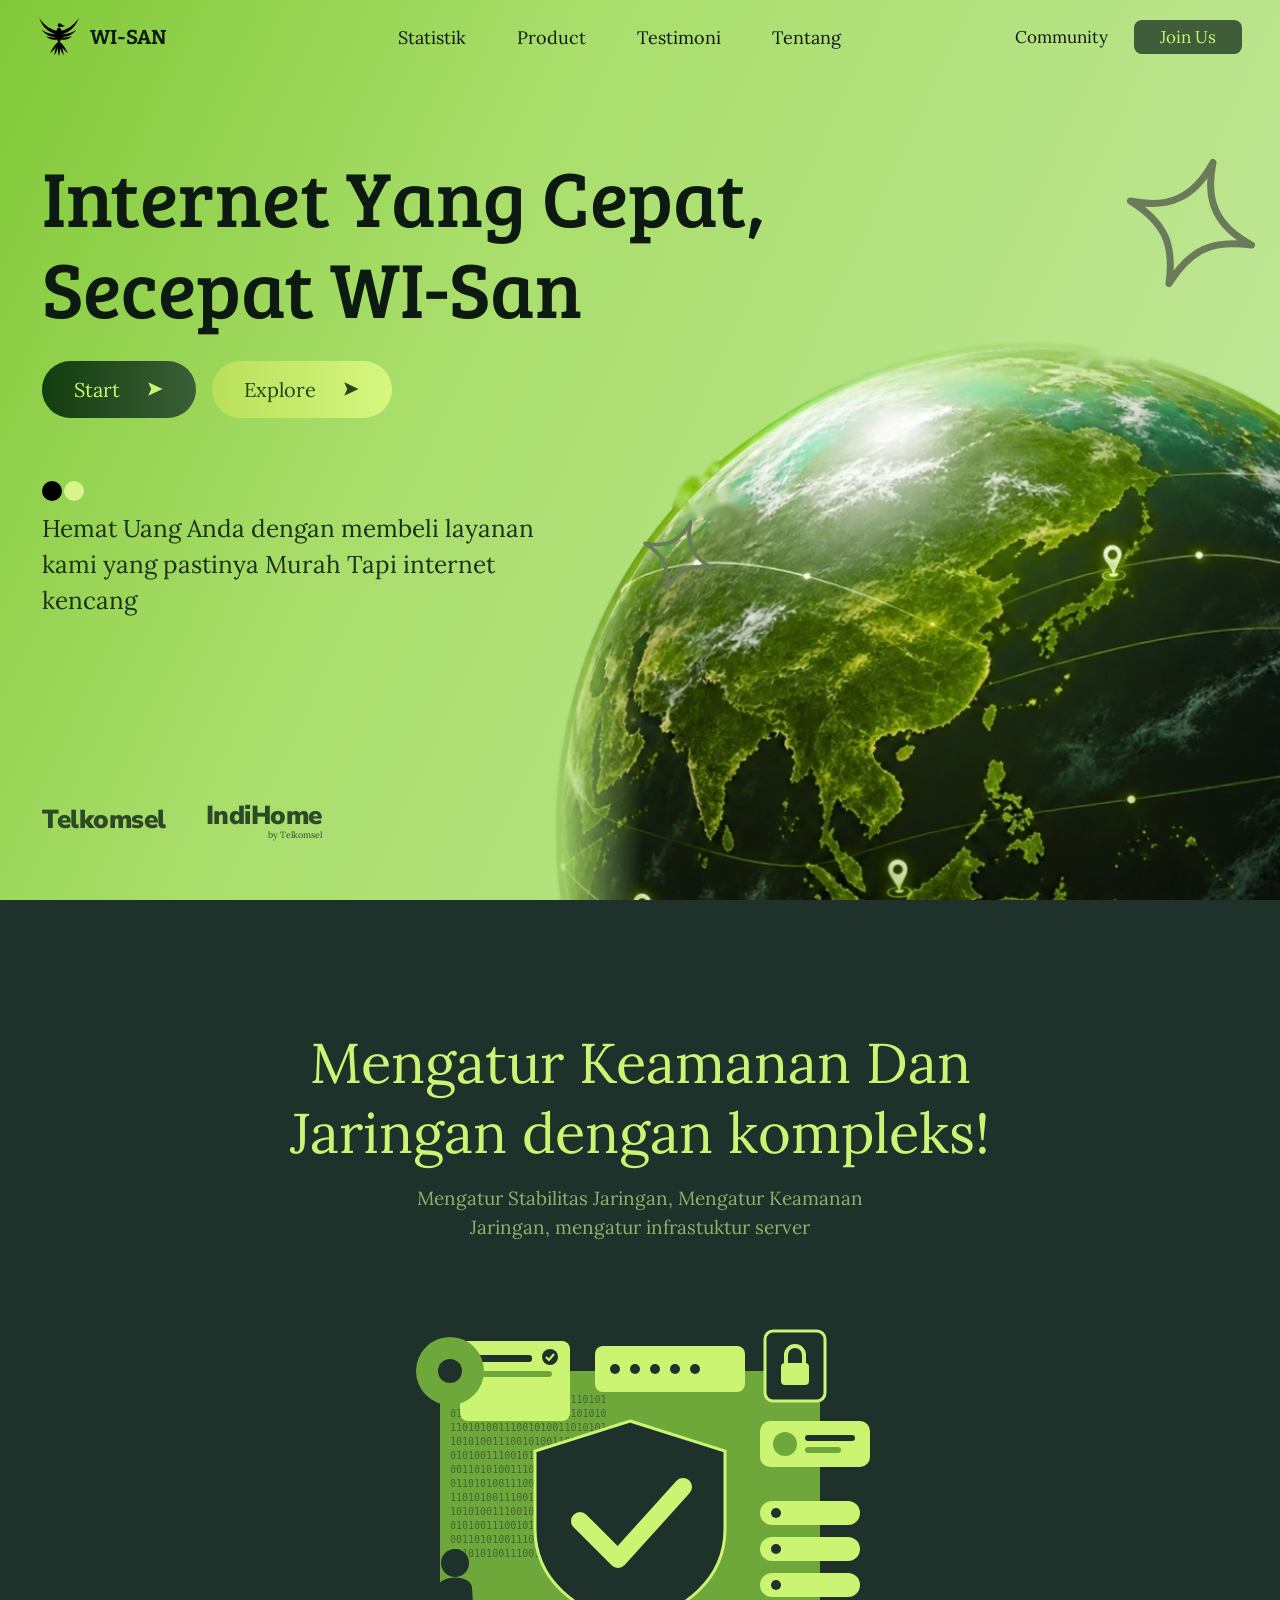
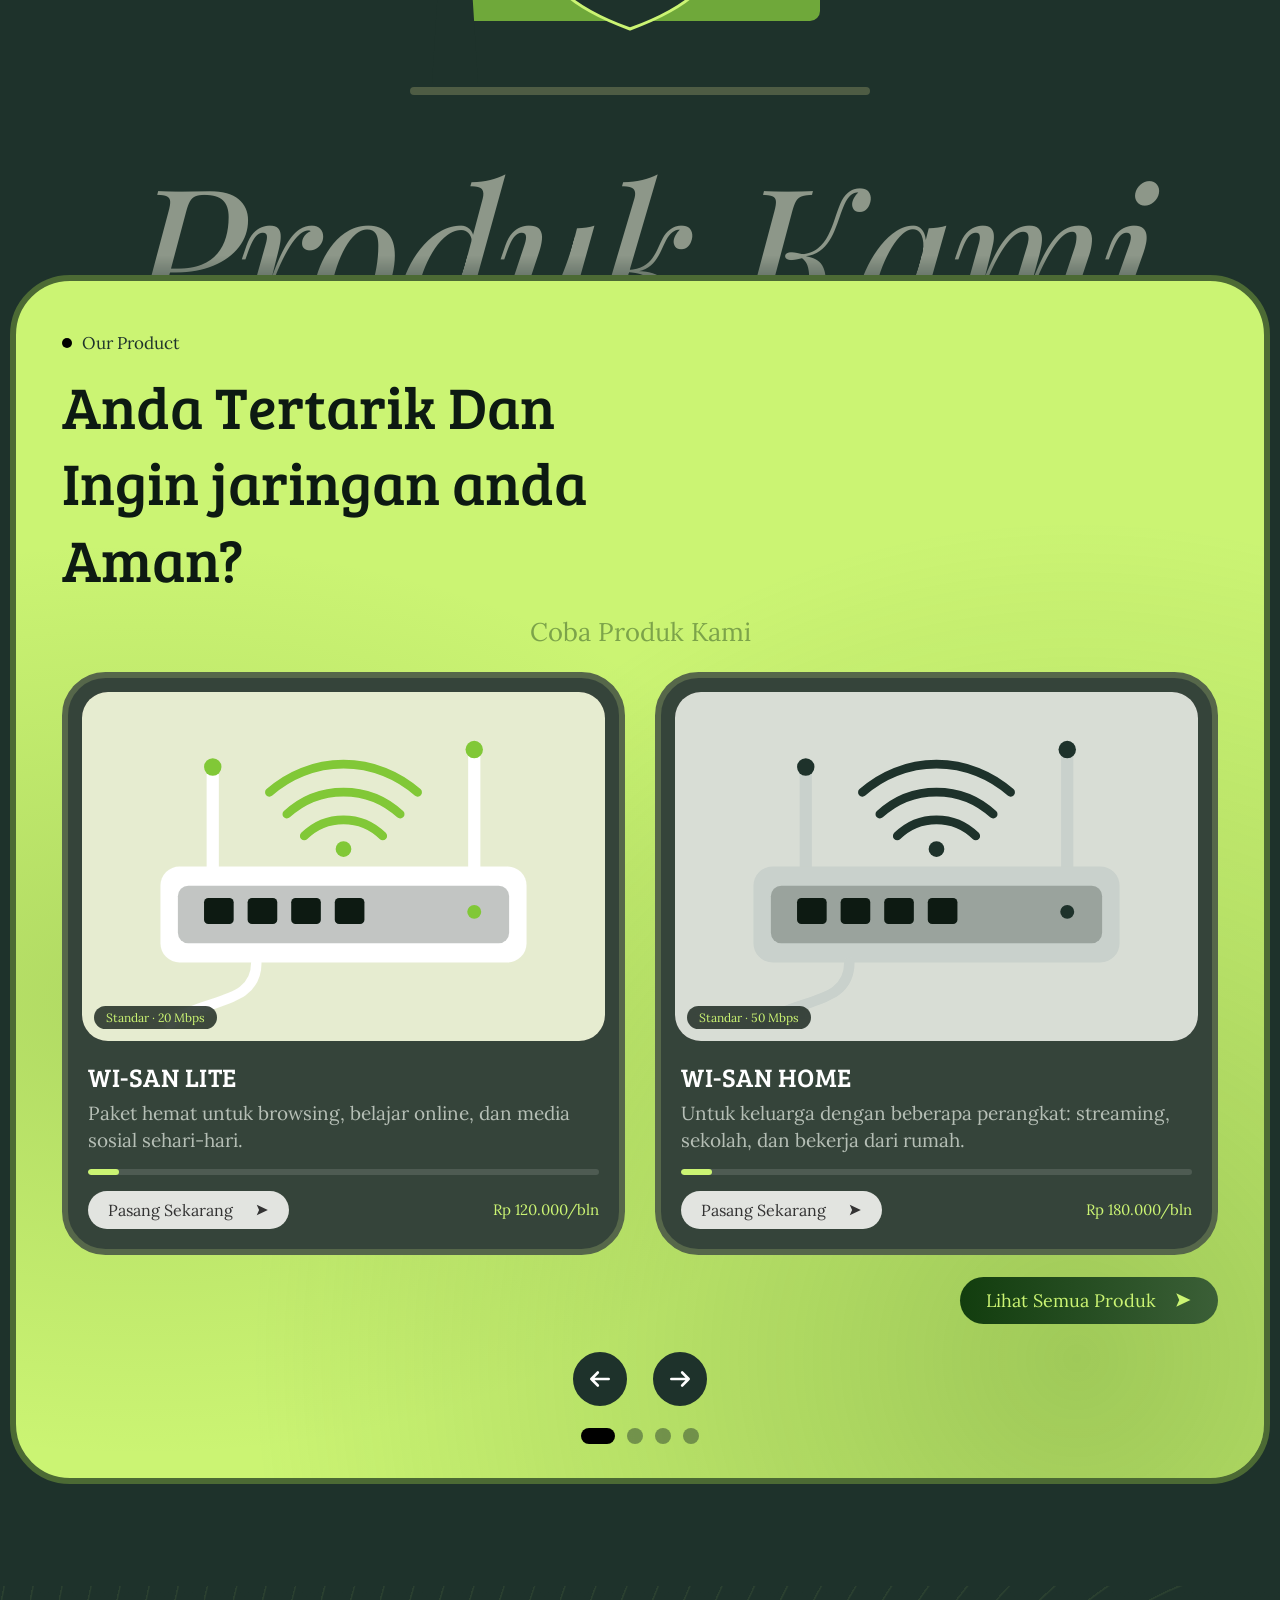
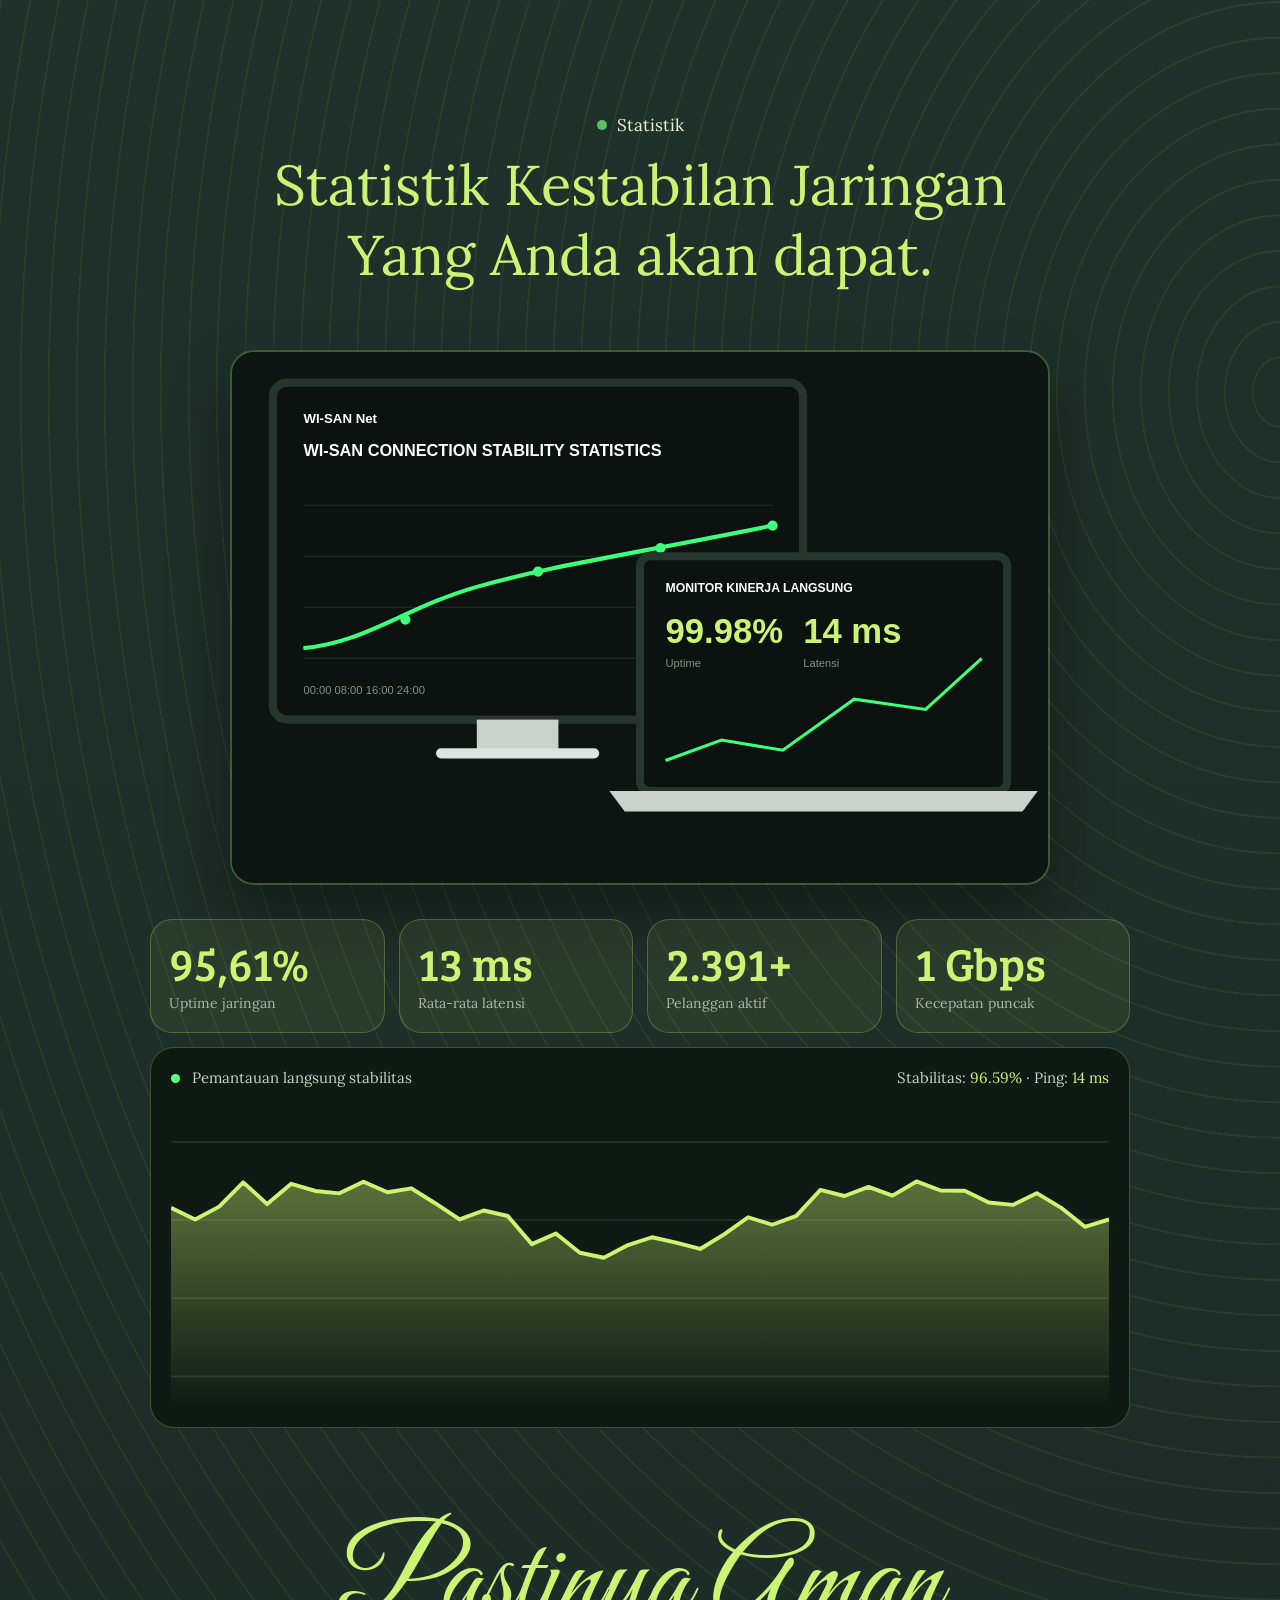
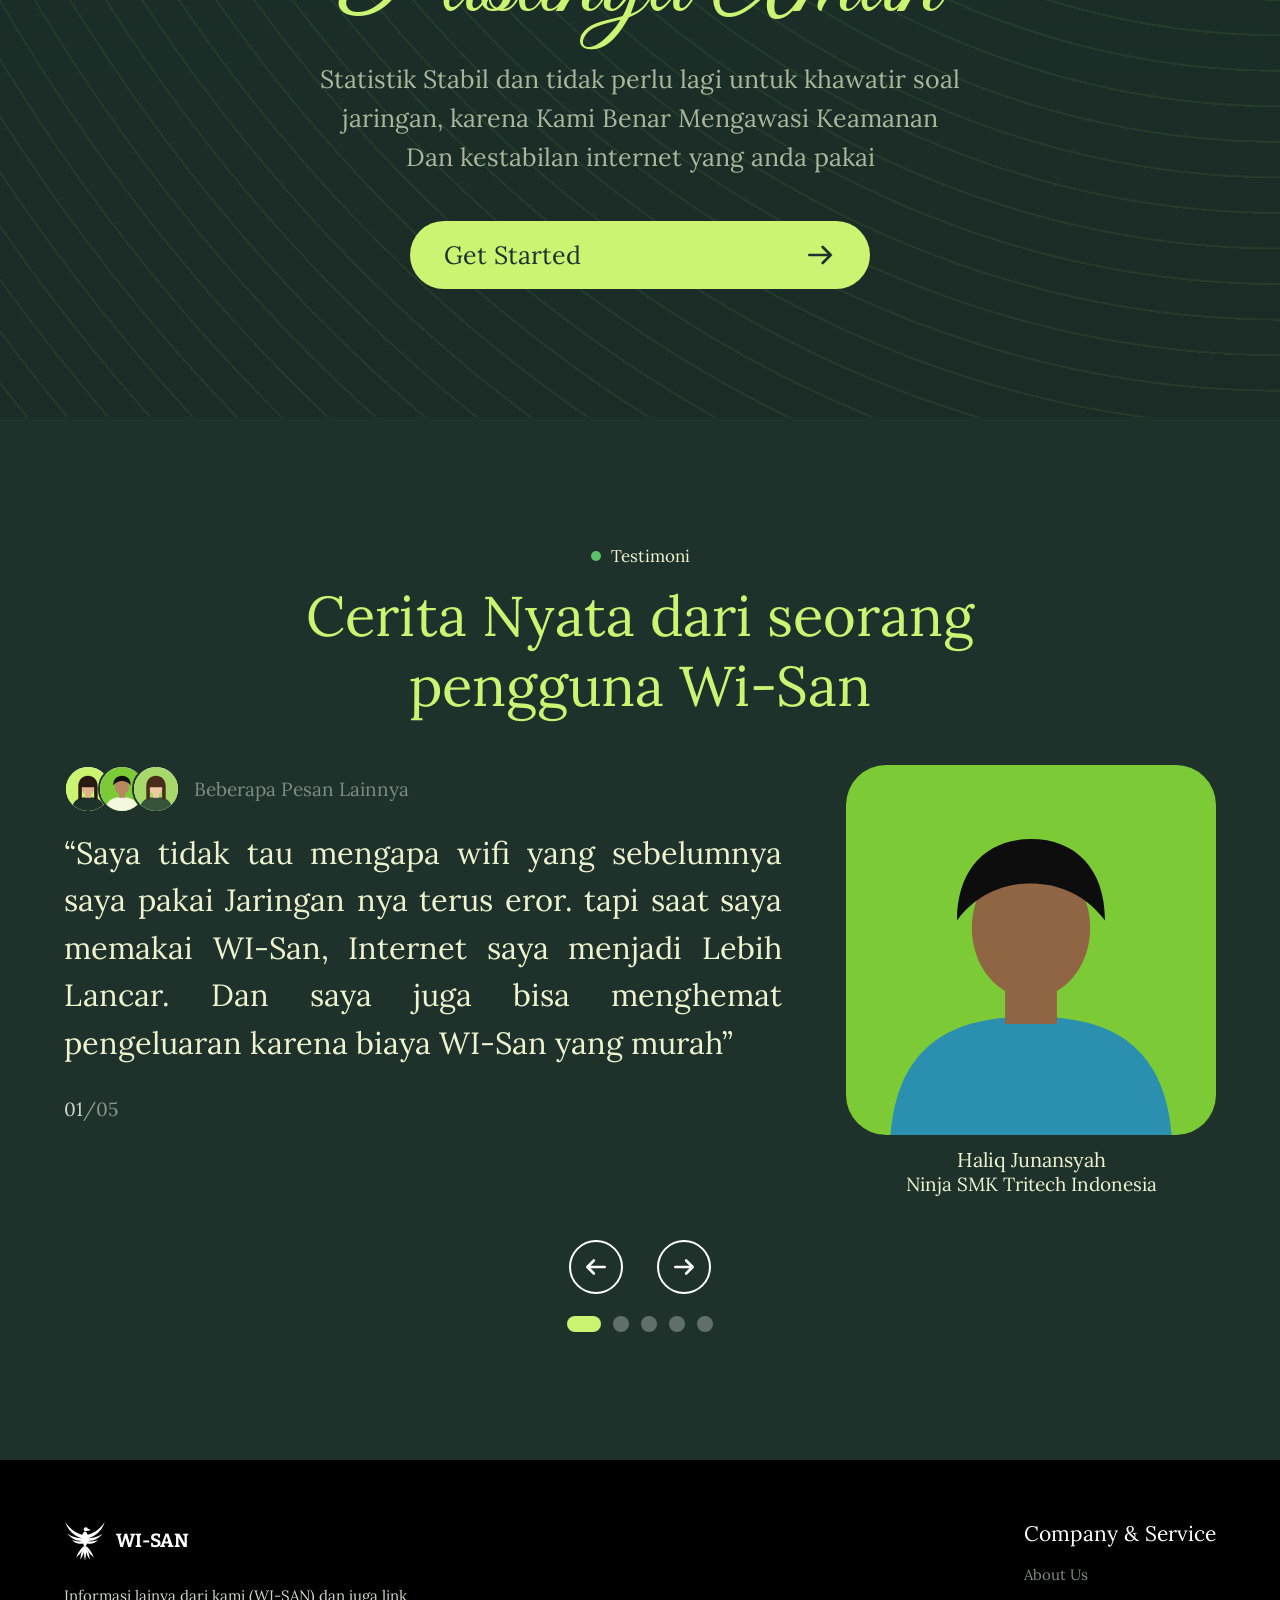
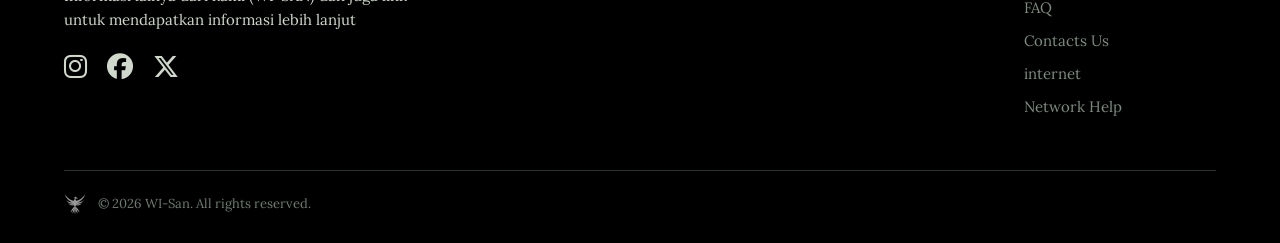
<file: index.html>
<!DOCTYPE html>
<html lang="id">
<head>
    <meta charset="UTF-8">
    <meta name="viewport" content="width=device-width, initial-scale=1">
    <meta name="description" content="WI-San: internet cepat, aman, dan stabil dengan harga murah.">
    <title>WI-San — Internet Yang Cepat</title>
    <!-- Font Awesome -->
    <link rel="stylesheet" href="https://cdnjs.cloudflare.com/ajax/libs/font-awesome/6.5.1/css/all.min.css">
    <!-- Google Fonts -->
    <link rel="preconnect" href="https://fonts.googleapis.com">
    <link rel="preconnect" href="https://fonts.gstatic.com" crossorigin>
    <link href="https://fonts.googleapis.com/css2?family=Bitter:wght@700&family=Bree+Serif&family=Great+Vibes&family=Lora:wght@400;500&family=Nunito+Sans:wght@800;900&family=Playfair+Display:ital@1&display=swap" rel="stylesheet">
    <!-- CSS -->
    <link rel="stylesheet" href="assets/css/styles.css">
    <noscript>
        <style>
            .pt {
                display: none;
            }
            [data-r] {
                opacity: 1;
                transform: none;
            }
        </style>
    </noscript>
</head>
<body>
    <!-- Preloader -->
    <div class="pt" aria-hidden="true">
        <img data-img="logo" alt="">
    </div>
    <div class="progress"></div>
    <!-- ==================== HEADER ==================== -->
    <header class="site-header">
        <!-- Brand -->
        <a class="brand" href="index.html" aria-label="WI-San beranda">
            <img data-img="logo" alt="">
            WI-SAN
        </a>
        <!-- Mobile Menu Button -->
        <button class="menu-toggle" aria-label="Menu" aria-expanded="false">
            <span></span>
        </button>
        <!-- Navigation -->
        <div class="menu">
            <nav class="nav">
                <a href="index.html#statistik">
                    Statistik
                </a>
                <a href="products.html">
                    Product
                </a>
                <a href="index.html#testimoni">
                    Testimoni
                </a>
                <a href="about.html">
                    Tentang
                </a>
            </nav>
            <!-- Navigation Side -->
            <div class="nav-side">
                <a href="contact.html">
                    Community
                </a>
                <a class="join" href="get-started.html">
                    Join Us
                </a>
            </div>
        </div>
    </header>
    <!-- ==================== MAIN ==================== -->
    <main>
        <!-- ==================== HERO ==================== -->
        <section class="hero" id="home">
            <svg class="star s1" viewBox="0 0 100 100">
                <path d="M50 4C54 32 68 46 96 50 68 56 56 68 50 96 44 68 32 56 4 50 32 46 46 32 50 4z" transform="rotate(20 50 50)" />
            </svg>
            <svg class="star s2" viewBox="0 0 100 100">
                <path d="M50 4C54 32 68 46 96 50 68 56 56 68 50 96 44 68 32 56 4 50 32 46 46 32 50 4z" transform="rotate(20 50 50)" />
            </svg>
            <!-- Hero Content -->
            <div class="hero-copy">
                <h1 data-r="up">
                    Internet Yang Cepat,
                    <br>
                    Secepat WI-San
                </h1>
                <div class="btns" data-r="up" style="--i:2">
                    <a class="pill p-dark" href="get-started.html">
                        Start
                        <svg viewBox="0 0 24 24">
                            <path d="M3 3l19 9-19 9 4-9z" />
                        </svg>
                    </a>
                    <a class="pill p-lime" href="#produk">
                        Explore
                        <svg viewBox="0 0 24 24">
                            <path d="M3 3l19 9-19 9 4-9z" />
                        </svg>
                    </a>
                </div>
                <div class="hero-sub" data-r="up" style="--i:3">
                    <div class="dots2">
                        <i></i>
                        <i></i>
                    </div>
                    <p>
                        Hemat Uang Anda dengan membeli layanan kami
                        yang pastinya Murah Tapi internet kencang
                    </p>
                </div>
            </div>
            <!-- Partners -->
            <div class="partners" data-r="up" style="--i:4">
                <b>Telkomsel</b>
                <span>
                    <b>IndiHome</b>
                    <small>by Telkomsel</small>
                </span>
            </div>
            <!-- Earth -->
            <img class="earth" data-img="earth" src="assets/image/earth.png" alt="Bumi" fetchpriority="high">
        </section>
        <!-- ==================== SECURITY ==================== -->
        <section class="sec security wrap" id="keamanan">
            <h2 class="h-lime" data-r="up">
                Mengatur Keamanan Dan
                <br>
                Jaringan dengan kompleks!
            </h2>
            <p class="sub" data-r="up" style="--i:1">
                Mengatur Stabilitas Jaringan,
                Mengatur Keamanan Jaringan,
                mengatur infrastuktur server
            </p>
            <img data-img="security" alt="Ilustrasi keamanan jaringan: server, perisai, dan gembok" data-r="zoom">
        </section>
        <!-- ==================== PRODUCTS ==================== -->
        <section class="sec products" id="produk">
            <div class="bigtitle" data-r="left" aria-hidden="true">
                Produk Kami
            </div>
            <div class="panel" data-r="up">
                <p class="eyebrow">
                    Our Product
                </p>
                <h2>
                    Anda Tertarik Dan Ingin jaringan anda Aman?
                </h2>
                <p class="try">
                    Coba Produk Kami
                </p>
                <!-- Product Carousel -->
                <div id="pcar">
                    <div class="viewport">
                        <div class="track"></div>
                    </div>
                </div>

                <div class="view-all">
                    <a class="pill p-dark" href="products.html">Lihat Semua Produk <svg viewBox="0 0 24 24"><path d="M3 3l19 9-19 9 4-9z" /></svg></a>
                </div>

                <!-- Carousel Controls -->
                <div class="ctrl">
                    <button class="arrow prev" aria-label="Produk sebelumnya">
                        <svg viewBox="0 0 24 24">
                            <path d="M20 12H4M10 6l-6 6 6 6" />
                        </svg>
                    </button>
                    <button class="arrow next" aria-label="Produk berikutnya">
                        <svg viewBox="0 0 24 24">
                            <path d="M4 12h16M14 6l6 6-6 6" />
                        </svg>
                    </button>
                </div>
                <div class="dotsrow"></div>
            </div>
        </section>
        <!-- ==================== STATISTICS ==================== -->
        <section class="sec stats wrap" id="statistik">
            <p class="eyebrow center on-dark" data-r="up">
                Statistik
            </p>
            <h2 class="h-lime" style="text-align:center" data-r="up">
                Statistik Kestabilan Jaringan
                <br>
                Yang Anda akan dapat.
            </h2>
            <!-- Device Dashboard -->
            <div class="devices" data-r="zoom">
                <img data-img="stats" alt="Dashboard statistik kestabilan jaringan WI-San di monitor dan laptop">
            </div>
            <!-- KPI -->
            <div class="kpis" data-stagger>
                <div class="kpi">
                    <b data-count="99.98" data-suffix="%">
                        0%
                    </b>
                    <span>
                        Uptime jaringan
                    </span>
                </div>
                <div class="kpi">
                    <b data-count="14" data-suffix=" ms">
                        0 ms
                    </b>
                    <span>
                        Rata-rata latensi
                    </span>
                </div>
                <div class="kpi">
                    <b data-count="2500" data-suffix="+">
                        0
                    </b>
                    <span>
                        Pelanggan aktif
                    </span>
                </div>
                <div class="kpi">
                    <b data-count="1" data-suffix=" Gbps">
                        0
                    </b>
                    <span>
                        Kecepatan puncak
                    </span>
                </div>
            </div>
            <!-- Live Monitoring -->
            <div class="live" id="live" data-r="up">
                <div class="live-h">
                    <span>
                        <i></i>
                        Pemantauan langsung stabilitas
                    </span>
                    <span>
                        Stabilitas:
                        <b id="lNow">99.00%</b>
                        ·
                        Ping:
                        <b id="lPing">12 ms</b>
                    </span>
                </div>
                <svg viewBox="0 0 600 200" role="img" aria-label="Grafik stabilitas jaringan langsung">
                    <defs>
                        <linearGradient id="g1" x1="0" y1="0" x2="0" y2="1">
                            <stop offset="0" stop-color="#cbf473" stop-opacity=".4" />
                            <stop offset="1" stop-color="#cbf473" stop-opacity="0" />
                        </linearGradient>
                    </defs>
                    <g class="grid">
                        <line x1="0" x2="600" y1="30" y2="30" />
                        <line x1="0" x2="600" y1="80" y2="80" />
                        <line x1="0" x2="600" y1="130" y2="130" />
                        <line x1="0" x2="600" y1="180" y2="180" />
                    </g>
                    <path id="lArea"></path>
                    <path id="lLine"></path>
                </svg>
            </div>
            <div class="script" data-r="up">
                Pastinya Aman
            </div>
            <p class="statcopy" data-r="up">
                Statistik Stabil dan tidak perlu lagi untuk khawatir
                soal jaringan, karena Kami Benar Mengawasi Keamanan
                Dan kestabilan internet yang anda pakai
            </p>
            <a class="cta" href="get-started.html" data-r="zoom">
                Get Started
                <svg viewBox="0 0 24 24">
                    <path d="M4 12h16M14 6l6 6-6 6" />
                </svg>
            </a>
        </section>
        <!-- ==================== TESTIMONIALS ==================== -->
        <section class="sec testi wrap" id="testimoni">
            <p class="eyebrow center on-dark" data-r="up">
                Testimoni
            </p>
            <h2 class="h-lime" style="text-align:center" data-r="up">
                Cerita Nyata dari seorang
                <br>
                pengguna Wi-San
            </h2>
            <div class="tgrid fade" id="tbox">
                <div>
                    <div class="more">
                        <span class="st" id="tmore"></span>
                        Beberapa Pesan Lainnya
                    </div>
                    <p class="quote" id="tq"></p>
                    <div class="count" id="tc"></div>
                </div>
                <div class="person">
                    <div class="pic">
                        <img id="ti" data-img="t1" alt="">
                    </div>
                    <strong id="tn"></strong>
                    <span id="tr"></span>
                </div>
            </div>
            <!-- Testimonial Controls -->
            <div class="tctrl">
                <button class="arrow light" id="tprev" aria-label="Testimoni sebelumnya">
                    <svg viewBox="0 0 24 24">
                        <path d="M20 12H4M10 6l-6 6 6 6" />
                    </svg>
                </button>
                <button class="arrow light" id="tnext" aria-label="Testimoni berikutnya">
                    <svg viewBox="0 0 24 24">
                        <path d="M4 12h16M14 6l6 6-6 6" />
                    </svg>
                </button>
            </div>
            <div class="dotsrow lt" id="tdots"></div>
        </section>
    </main>
    <!-- ==================== FOOTER ==================== -->
    <footer class="footer">
        <div class="f-top">
            <!-- Footer Brand -->
            <div>
                <a class="brand" href="index.html">
                    <img data-img="logo" alt="">
                    WI-SAN
                </a>
                <p>
                    Informasi lainya dari kami (WI-SAN)
                    dan juga link untuk mendapatkan informasi
                    lebih lanjut
                </p>
                <!-- Social Media -->
                <div class="social">
                    <a href="#" aria-label="Instagram">
                        <i class="fa-brands fa-instagram"></i>
                    </a>
                    <a href="#" aria-label="Facebook">
                        <i class="fa-brands fa-facebook"></i>
                    </a>
                    <a href="#" aria-label="X">
                        <i class="fa-brands fa-x-twitter"></i>
                    </a>
                </div>
            </div>
            <!-- Footer Navigation -->
            <div class="f-col">
                <h4>
                    Company &amp; Service
                </h4>
                <a href="about.html">
                    About Us
                </a>
                <a href="contact.html">
                    FAQ
                </a>
                <a href="contact.html">
                    Contacts Us
                </a>
                <a href="products.html">
                    internet
                </a>
                <a href="contact.html">
                    Network Help
                </a>
            </div>
        </div>
        <!-- Footer Bottom -->
        <div class="f-bot">
            <img data-img="logo" alt="">
            © 2026 WI-San. All rights reserved.
        </div>
    </footer>
    <!-- ==================== SCRIPTS ==================== -->
    <script src="assets/js/images.js"></script>
    <script src="assets/js/products.js"></script>
    <script src="assets/js/script.js"></script>
</body>
</html>
</file>
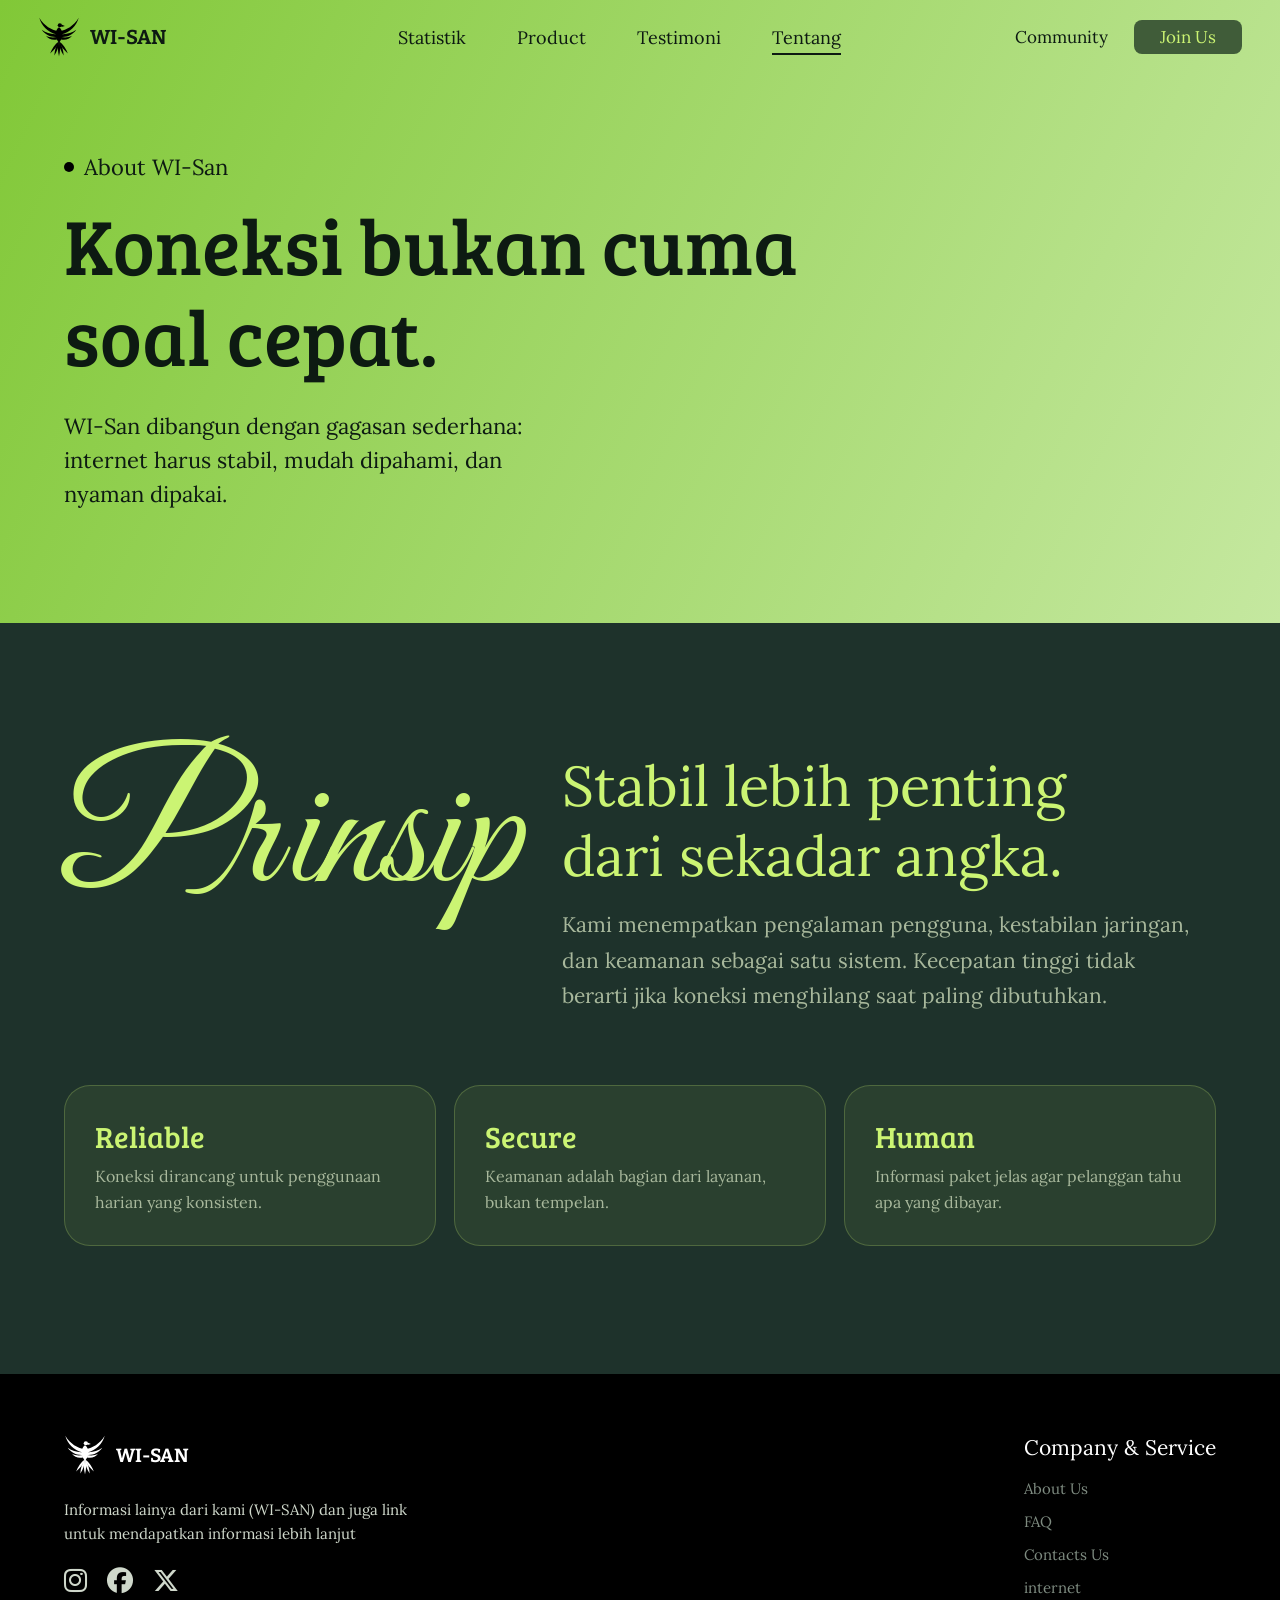
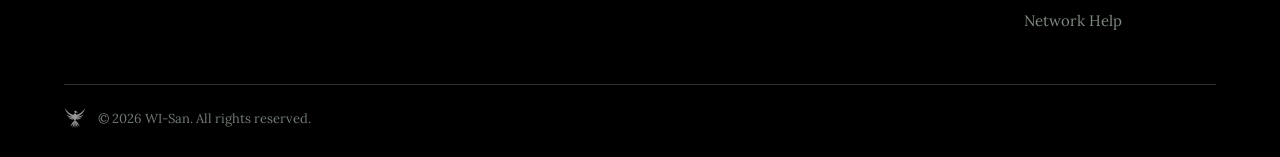
<file: about.html>
<!DOCTYPE html>
<html lang="id">
<head>
    <meta charset="UTF-8">
    <meta name="viewport" content="width=device-width, initial-scale=1">
    <meta name="description" content="Tentang WI-San.">
    <title>Tentang — WI-San</title>
    <!-- Font Awesome -->
    <link rel="stylesheet" href="https://cdnjs.cloudflare.com/ajax/libs/font-awesome/6.5.1/css/all.min.css">
    <!-- Google Fonts -->
    <link rel="preconnect" href="https://fonts.googleapis.com">
    <link rel="preconnect" href="https://fonts.gstatic.com" crossorigin>
    <link href="https://fonts.googleapis.com/css2?family=Bitter:wght@700&family=Bree+Serif&family=Great+Vibes&family=Lora:wght@400;500&family=Nunito+Sans:wght@800;900&family=Playfair+Display:ital@1&display=swap" rel="stylesheet">
    <!-- CSS -->
    <link rel="stylesheet" href="assets/css/styles.css">
    <!-- No JavaScript -->
    <noscript>
        <style>
            .pt {
                display: none;
            }
            [data-r] {
                opacity: 1;
                transform: none;
            }
        </style>
    </noscript>
</head>
<body>
    <!-- ==================== PRELOADER ==================== -->
    <div class="pt" aria-hidden="true">
        <img data-img="logo" alt="">
    </div>
    <div class="progress"></div>
    <!-- ==================== HEADER ==================== -->
    <header class="site-header">
        <!-- Brand -->
        <a class="brand" href="index.html" aria-label="WI-San beranda">
            <img data-img="logo" alt="">
            WI-SAN
        </a>
        <!-- Mobile Menu Button -->
        <button class="menu-toggle" aria-label="Menu" aria-expanded="false">
            <span></span>
        </button>
        <!-- Navigation -->
        <div class="menu">
            <nav class="nav">
                <a href="index.html#statistik">
                    Statistik
                </a>
                <a href="products.html">
                    Product
                </a>
                <a href="index.html#testimoni">
                    Testimoni
                </a>
                <a href="about.html" class="active">
                    Tentang
                </a>
            </nav>
            <!-- Navigation Side -->
            <div class="nav-side">
                <a href="contact.html">
                    Community
                </a>
                <a class="join" href="get-started.html">
                    Join Us
                </a>
            </div>
        </div>
    </header>
    <!-- ==================== MAIN ==================== -->
    <main>
        <!-- ==================== PAGE HERO ==================== -->
        <section class="page-hero">
            <p class="eyebrow" data-r="up">
                About WI-San
            </p>
            <h1 data-r="up">
                Koneksi bukan cuma
                <br>
                soal cepat.
            </h1>
            <p data-r="up" style="--i:1">
                WI-San dibangun dengan gagasan sederhana:
                internet harus stabil, mudah dipahami,
                dan nyaman dipakai.
            </p>
        </section>
        <!-- ==================== PRINCIPLES ==================== -->
        <section class="sec wrap">
            <div class="about">
                <!-- Section Number / Label -->
                <div class="num" data-r="left">
                    Prinsip
                </div>
                <!-- Main Content -->
                <div data-r="right">
                    <h2 class="h-lime">
                        Stabil lebih penting
                        <br>
                        dari sekadar angka.
                    </h2>
                    <p>
                        Kami menempatkan pengalaman pengguna,
                        kestabilan jaringan, dan keamanan
                        sebagai satu sistem. Kecepatan tinggi
                        tidak berarti jika koneksi menghilang
                        saat paling dibutuhkan.
                    </p>
                </div>
            </div>
            <!-- ==================== VALUES ==================== -->
            <div class="values" data-stagger>
                <!-- Reliable -->
                <div class="value">
                    <h3>
                        Reliable
                    </h3>
                    <p>
                        Koneksi dirancang untuk penggunaan
                        harian yang konsisten.
                    </p>
                </div>
                <!-- Secure -->
                <div class="value">
                    <h3>
                        Secure
                    </h3>
                    <p>
                        Keamanan adalah bagian dari layanan,
                        bukan tempelan.
                    </p>
                </div>
                <!-- Human -->
                <div class="value">
                    <h3>
                        Human
                    </h3>
                    <p>
                        Informasi paket jelas agar pelanggan
                        tahu apa yang dibayar.
                    </p>
                </div>
            </div>
        </section>
    </main>
    <!-- ==================== FOOTER ==================== -->
    <footer class="footer">
        <div class="f-top">
            <!-- Footer Brand -->
            <div>
                <a class="brand" href="index.html">
                    <img data-img="logo" alt="">
                    WI-SAN
                </a>
                <p>
                    Informasi lainya dari kami (WI-SAN)
                    dan juga link untuk mendapatkan informasi
                    lebih lanjut
                </p>
                <!-- Social Media -->
                <div class="social">
                    <a href="#" aria-label="Instagram">
                        <i class="fa-brands fa-instagram"></i>
                    </a>
                    <a href="#" aria-label="Facebook">
                        <i class="fa-brands fa-facebook"></i>
                    </a>
                    <a href="#" aria-label="X">
                        <i class="fa-brands fa-x-twitter"></i>
                    </a>
                </div>
            </div>
            <!-- Footer Navigation -->
            <div class="f-col">
                <h4>
                    Company &amp; Service
                </h4>
                <a href="about.html">
                    About Us
                </a>
                <a href="contact.html">
                    FAQ
                </a>
                <a href="contact.html">
                    Contacts Us
                </a>
                <a href="products.html">
                    internet
                </a>
                <a href="contact.html">
                    Network Help
                </a>
            </div>
        </div>
        <!-- Footer Bottom -->
        <div class="f-bot">
            <img data-img="logo" alt="">
            © 2026 WI-San. All rights reserved.
        </div>
    </footer>
    <!-- ==================== SCRIPTS ==================== -->
    <script src="assets/js/images.js"></script>
    <script src="assets/js/products.js"></script>
    <script src="assets/js/script.js"></script>
</body>
</html>
</file>
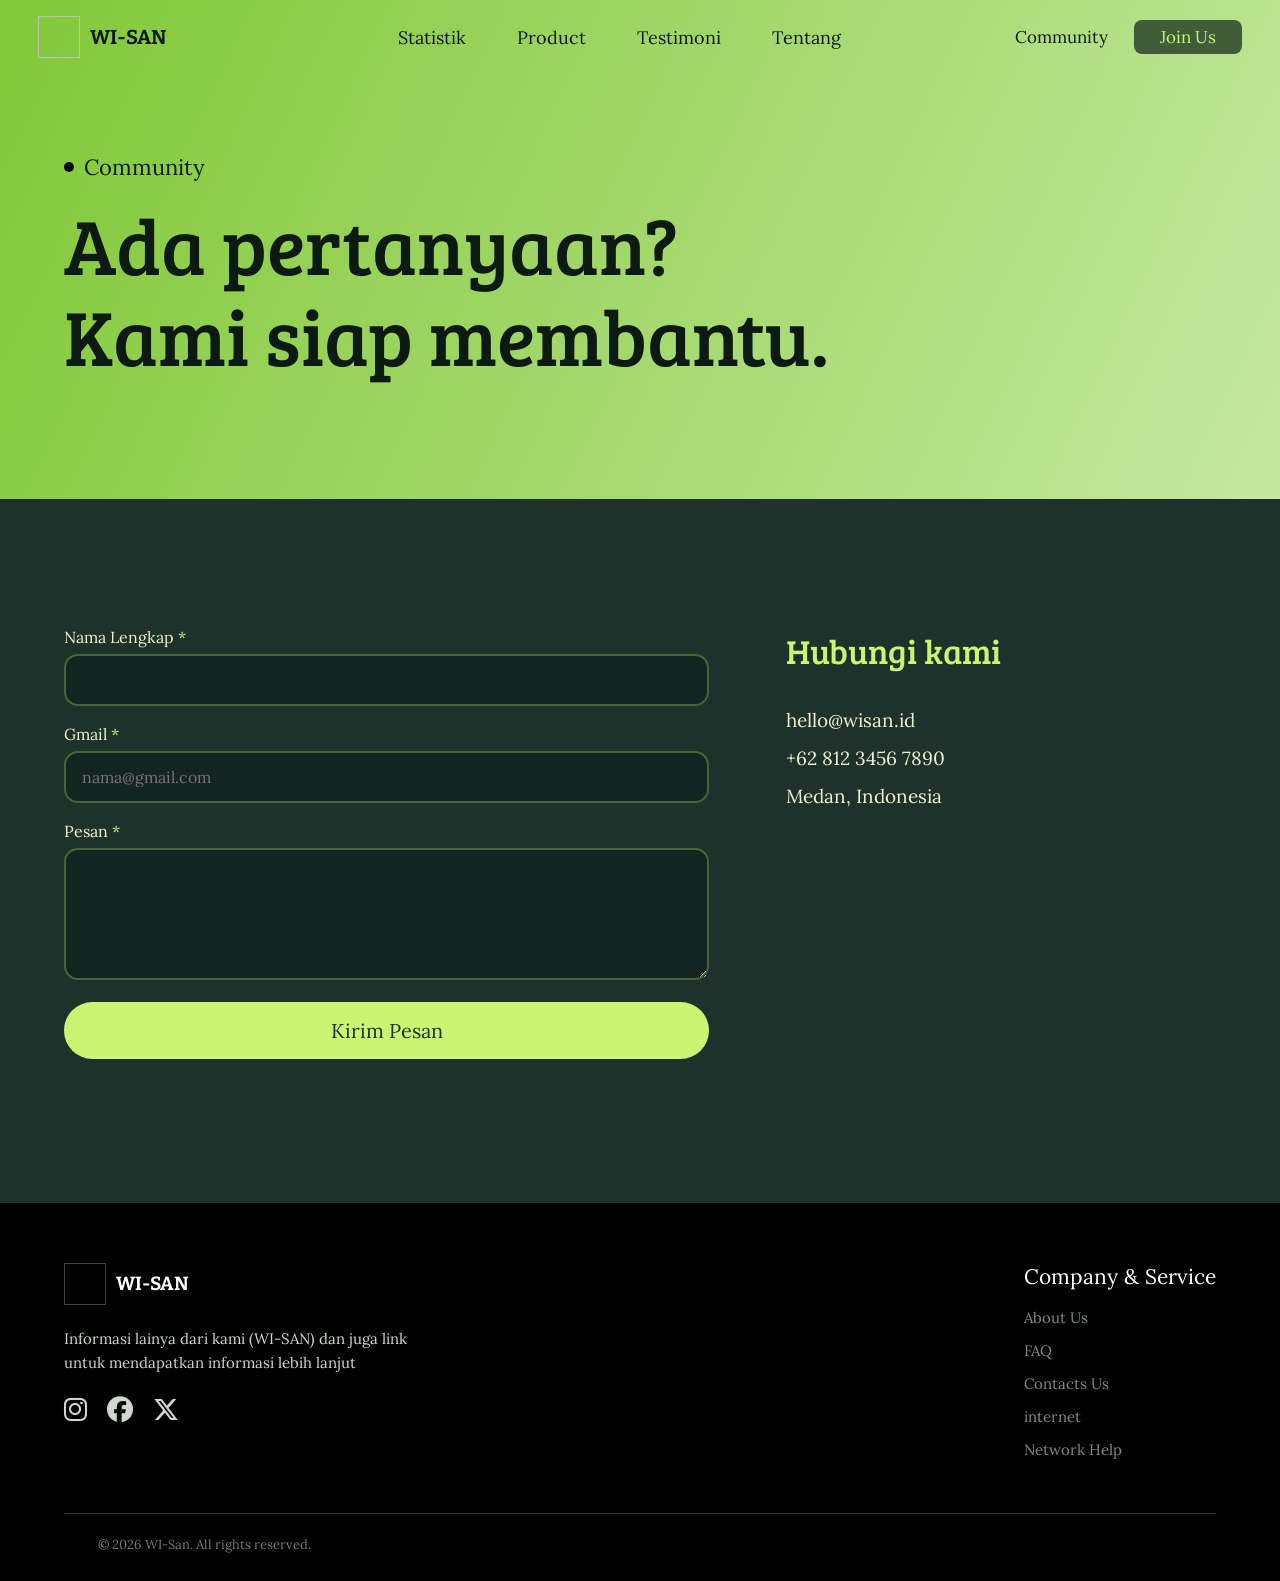
<file: contact.html>
<!DOCTYPE html>
<html lang="id">
<head>
    <meta charset="UTF-8">
    <meta name="viewport" content="width=device-width, initial-scale=1">
    <meta name="description" content="Hubungi WI-San.">
    <title>Community — WI-San</title>
    <!-- Font Awesome -->
    <link rel="stylesheet" href="https://cdnjs.cloudflare.com/ajax/libs/font-awesome/6.5.1/css/all.min.css">
    <!-- Google Fonts -->
    <link rel="preconnect" href="https://fonts.googleapis.com">
    <link rel="preconnect" href="https://fonts.gstatic.com" crossorigin>
    <link href="https://fonts.googleapis.com/css2?family=Bitter:wght@700&family=Bree+Serif&family=Great+Vibes&family=Lora:wght@400;500&family=Nunito+Sans:wght@800;900&family=Playfair+Display:ital@1&display=swap" rel="stylesheet">
    <!-- CSS -->
    <link rel="stylesheet" href="assets/css/styles.css">
    <!-- No JavaScript -->
    <noscript>
        <style>
            .pt {
                display: none;
            }
            [data-r] {
                opacity: 1;
                transform: none;
            }
        </style>
    </noscript>
</head>
<body>
    <div class="pt" aria-hidden="true">
        <img data-img="logo" alt="">
    </div>
    <div class="progress"></div>

    <header class="site-header">
        <!-- Brand -->
        <a class="brand" href="index.html" aria-label="WI-San beranda">
            <img data-img="logo" alt="">
            WI-SAN
        </a>
        <!-- Mobile Menu Button -->
        <button class="menu-toggle" aria-label="Menu" aria-expanded="false">
            <span></span>
        </button>
        <!-- Navigation -->
        <div class="menu">
            <nav class="nav">
                <a href="index.html#statistik">
                    Statistik
                </a>
                <a href="products.html">
                    Product
                </a>
                <a href="index.html#testimoni">
                    Testimoni
                </a>
                <a href="about.html">
                    Tentang
                </a>
            </nav>
            <!-- Navigation Side -->
            <div class="nav-side">
                <a href="contact.html">
                    Community
                </a>
                <a class="join" href="get-started.html">
                    Join Us
                </a>
            </div>
        </div>
    </header>
    <!-- ==================== MAIN ==================== -->
    <main>
        <!-- ==================== PAGE HERO ==================== -->
        <section class="page-hero">
            <p class="eyebrow" data-r="up">
                Community
            </p>
            <h1 data-r="up">
                Ada pertanyaan?
                <br>
                Kami siap membantu.
            </h1>
        </section>
        <!-- ==================== CONTACT ==================== -->
        <section class="sec wrap">
            <div class="cgrid">
                <!-- Contact Form -->
                <form data-form novalidate data-r="up">
                    <!-- Form Alert -->
                    <div class="alert" role="alert">
                        Mohon lengkapi semua data yang wajib diisi.
                    </div>
                    <!-- Name -->
                    <div class="field">
                        <label for="cn">
                            Nama Lengkap
                            <i>*</i>
                        </label>
                        <input id="cn" data-rule="name" autocomplete="name">
                        <div class="msg"></div>
                    </div>
                    <!-- Email -->
                    <div class="field">
                        <label for="ce">
                            Gmail
                            <i>*</i>
                        </label>
                        <input id="ce" type="email" data-rule="email" placeholder="nama@gmail.com">
                        <div class="msg"></div>
                    </div>
                    <!-- Message -->
                    <div class="field">
                        <label for="cm">
                            Pesan
                            <i>*</i>
                        </label>
                        <textarea id="cm" rows="5" data-rule="message"></textarea>
                        <div class="msg"></div>
                    </div>
                    <!-- Submit -->
                    <button class="pill submit" type="submit">
                        Kirim Pesan
                    </button>
                    <!-- Success Message -->
                    <p class="okmsg" role="status" style="color:var(--lime)"></p>
                </form>
                <!-- Contact Information -->
                <div class="cinfo" data-r="right">
                    <h3>
                        Hubungi kami
                    </h3>
                    <a href="mailto:hello@wisan.id">
                        hello@wisan.id
                    </a>
                    <a href="tel:+6281234567890">
                        +62 812 3456 7890
                    </a>
                    <p>
                        Medan, Indonesia
                    </p>
                </div>
            </div>
        </section>
    </main>
    <!-- ==================== FOOTER ==================== -->
    <footer class="footer">
        <div class="f-top">
            <!-- Footer Brand -->
            <div>
                <a class="brand" href="index.html">
                    <img data-img="logo" alt="">
                    WI-SAN
                </a>
                <p>
                    Informasi lainya dari kami (WI-SAN)
                    dan juga link untuk mendapatkan informasi
                    lebih lanjut
                </p>
                <!-- Social Media -->
                <div class="social">
                    <a href="#" aria-label="Instagram">
                        <i class="fa-brands fa-instagram"></i>
                    </a>
                    <a href="#" aria-label="Facebook">
                        <i class="fa-brands fa-facebook"></i>
                    </a>
                    <a href="#" aria-label="X">
                        <i class="fa-brands fa-x-twitter"></i>
                    </a>
                </div>
            </div>
            <!-- Footer Navigation -->
            <div class="f-col">
                <h4>
                    Company &amp; Service
                </h4>
                <a href="about.html">
                    About Us
                </a>
                <a href="contact.html">
                    FAQ
                </a>
                <a href="contact.html">
                    Contacts Us
                </a>
                <a href="products.html">
                    internet
                </a>
                <a href="contact.html">
                    Network Help
                </a>
            </div>
        </div>
        <!-- Footer Bottom -->
        <div class="f-bot">
            <img data-img="logo" alt="">
            © 2026 WI-San. All rights reserved.
        </div>
    </footer>
    <!-- ==================== SCRIPTS ==================== -->
    <script src="assets/js/script.js"></script>
</body>
</html>
</file>
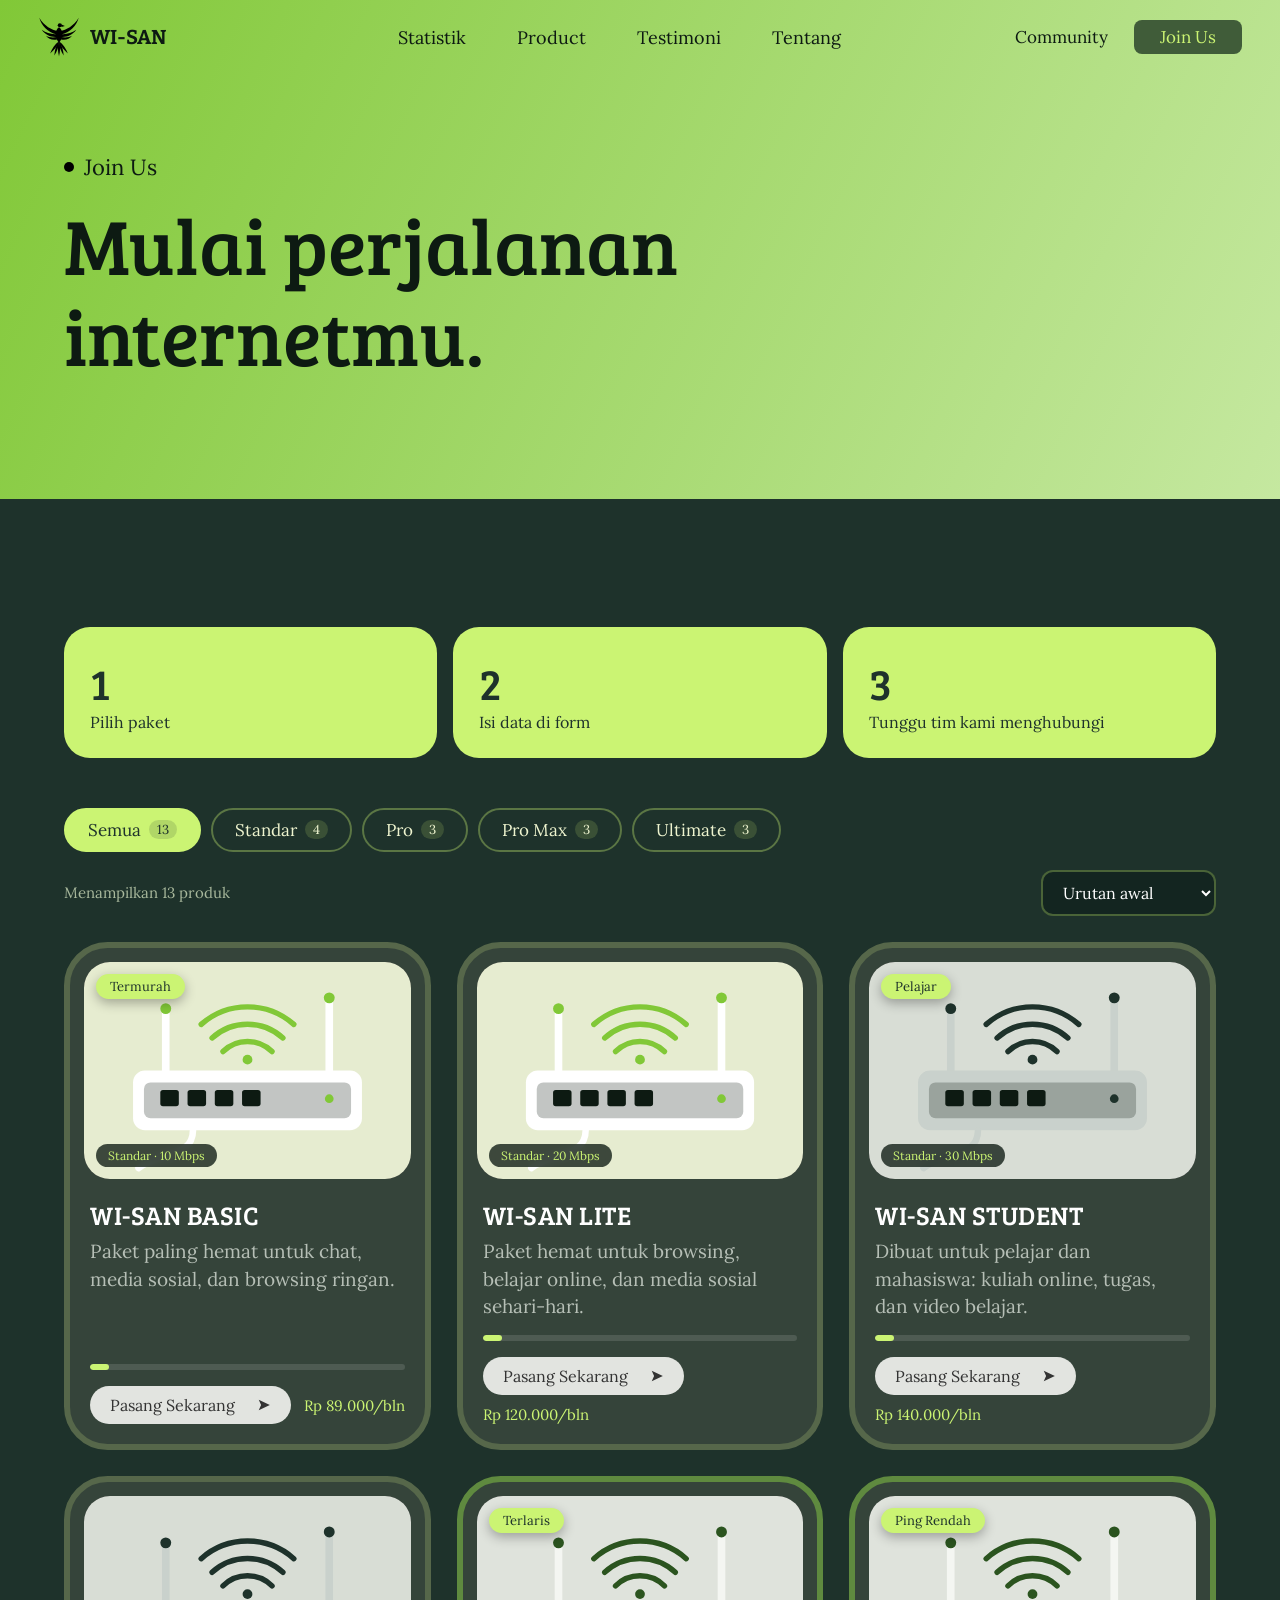
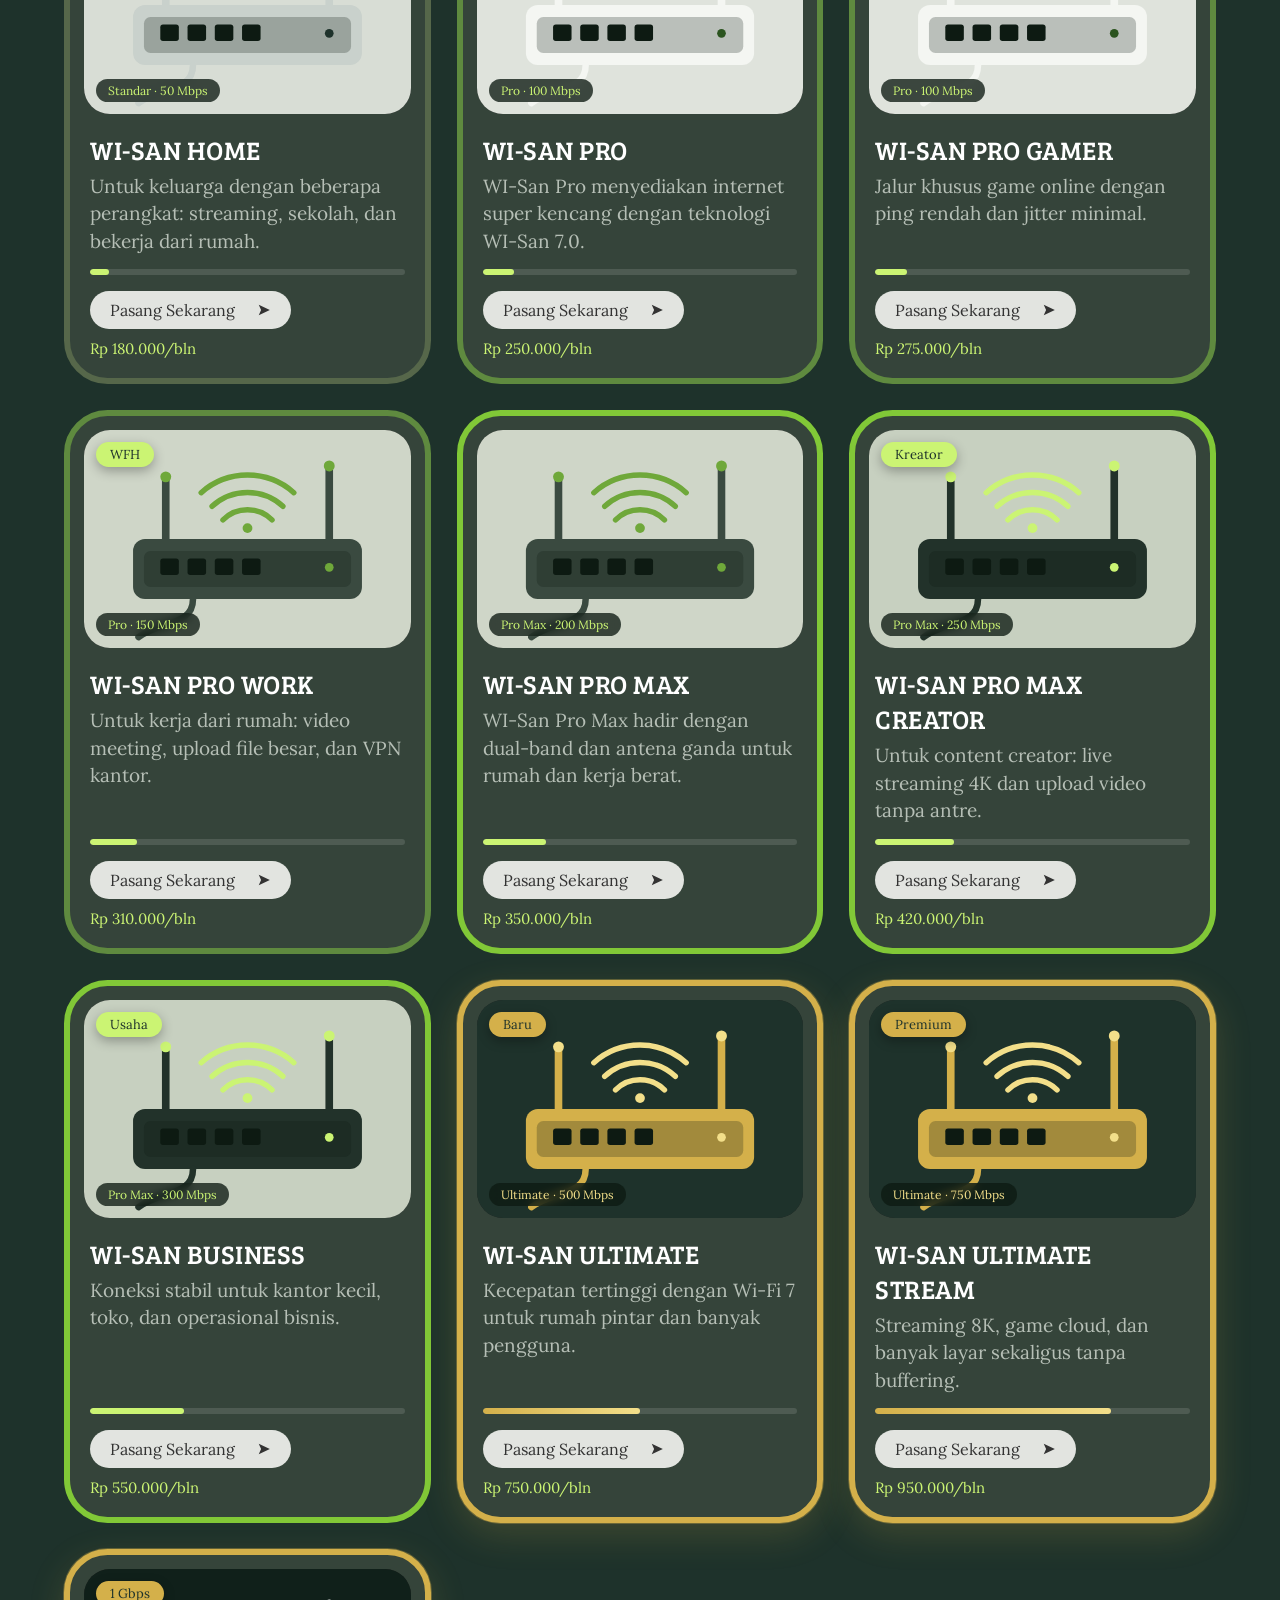
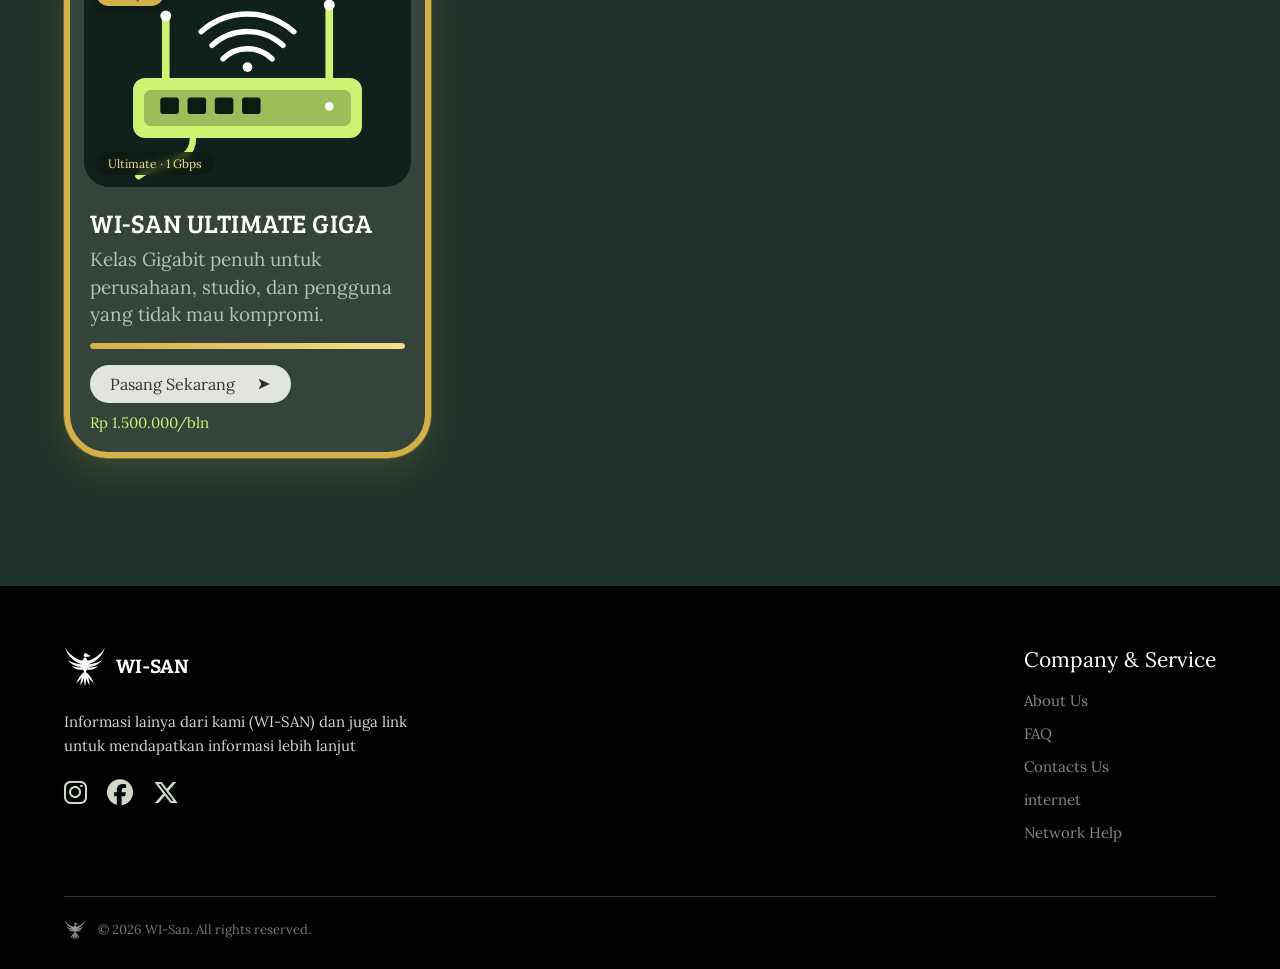
<file: get-started.html>
<!DOCTYPE html>
<html lang="id">
<head>
    <meta charset="UTF-8">
    <meta name="viewport" content="width=device-width, initial-scale=1">
    <meta name="description" content="Mulai berlangganan WI-San.">
    <title>Join Us — WI-San</title>
    <!-- Font Awesome -->
    <link rel="stylesheet" href="https://cdnjs.cloudflare.com/ajax/libs/font-awesome/6.5.1/css/all.min.css">
    <!-- Google Fonts -->
    <link rel="preconnect" href="https://fonts.googleapis.com">
    <link rel="preconnect" href="https://fonts.gstatic.com" crossorigin>
    <link href="https://fonts.googleapis.com/css2?family=Bitter:wght@700&family=Bree+Serif&family=Great+Vibes&family=Lora:wght@400;500&family=Nunito+Sans:wght@800;900&family=Playfair+Display:ital@1&display=swap" rel="stylesheet">
    <!-- CSS -->
    <link rel="stylesheet" href="assets/css/styles.css">
    <!-- No JavaScript -->
    <noscript>
        <style>
            .pt {
                display: none;
            }
            [data-r] {
                opacity: 1;
                transform: none;
            }
        </style>
    </noscript>
</head>
<body>
    <!-- ==================== PRELOADER ==================== -->
    <div class="pt" aria-hidden="true">
        <img data-img="logo" alt="">
    </div>
    <div class="progress"></div>
    <!-- ==================== HEADER ==================== -->
    <header class="site-header">
        <!-- Brand -->
        <a class="brand" href="index.html" aria-label="WI-San beranda">
            <img data-img="logo" alt="">
            WI-SAN
        </a>
        <!-- Mobile Menu Button -->
        <button class="menu-toggle" aria-label="Menu" aria-expanded="false">
            <span></span>
        </button>
        <!-- Navigation -->
        <div class="menu">
            <nav class="nav">
                <a href="index.html#statistik">
                    Statistik
                </a>
                <a href="products.html">
                    Product
                </a>
                <a href="index.html#testimoni">
                    Testimoni
                </a>
                <a href="about.html">
                    Tentang
                </a>
            </nav>
            <!-- Navigation Side -->
            <div class="nav-side">
                <a href="contact.html">
                    Community
                </a>
                <a class="join" href="get-started.html">
                    Join Us
                </a>
            </div>
        </div>
    </header>
    <!-- ==================== MAIN ==================== -->
    <main>
        <!-- ==================== PAGE HERO ==================== -->
        <section class="page-hero">
            <p class="eyebrow" data-r="up">
                Join Us
            </p>
            <h1 data-r="up">
                Mulai perjalanan
                <br>
                internetmu.
            </h1>
        </section>
        <!-- ==================== JOIN STEPS ==================== -->
        <section class="sec wrap">
            <!-- Steps -->
            <div class="steps" data-stagger>
                <div class="step">
                    <b>1</b>
                    Pilih paket
                </div>
                <div class="step">
                    <b>2</b>
                    Isi data di form
                </div>
                <div class="step">
                    <b>3</b>
                    Tunggu tim kami menghubungi
                </div>
            </div>
            <!-- Product Selection -->
            <div data-catalog>
            <div class="filters" role="group" aria-label="Pilih jenis produk"></div>
            <div class="toolbar">
                <span class="count-info" aria-live="polite"></span>
                <select class="sort" aria-label="Urutkan produk">
                    <option value="awal">Urutan awal</option>
                    <option value="murah">Harga termurah</option>
                    <option value="mahal">Harga termahal</option>
                    <option value="cepat">Paling cepat</option>
                </select>
            </div>
            <div class="pgrid"></div>
        </div>
        </section>
    </main>
    <!-- ==================== FOOTER ==================== -->
    <footer class="footer">
        <div class="f-top">
            <!-- Footer Brand -->
            <div>
                <a class="brand" href="index.html">
                    <img data-img="logo" alt="">
                    WI-SAN
                </a>
                <p>
                    Informasi lainya dari kami (WI-SAN)
                    dan juga link untuk mendapatkan informasi
                    lebih lanjut
                </p>
                <!-- Social Media -->
                <div class="social">
                    <a href="#" aria-label="Instagram">
                        <i class="fa-brands fa-instagram"></i>
                    </a>
                    <a href="#" aria-label="Facebook">
                        <i class="fa-brands fa-facebook"></i>
                    </a>
                    <a href="#" aria-label="X">
                        <i class="fa-brands fa-x-twitter"></i>
                    </a>
                </div>
            </div>
            <!-- Footer Navigation -->
            <div class="f-col">
                <h4>
                    Company &amp; Service
                </h4>
                <a href="about.html">
                    About Us
                </a>
                <a href="contact.html">
                    FAQ
                </a>
                <a href="contact.html">
                    Contacts Us
                </a>
                <a href="products.html">
                    internet
                </a>
                <a href="contact.html">
                    Network Help
                </a>
            </div>
        </div>
        <!-- Footer Bottom -->
        <div class="f-bot">
            <img data-img="logo" alt="">
            © 2026 WI-San. All rights reserved.
        </div>
    </footer>
    <!-- ==================== SCRIPTS ==================== -->
    <script src="assets/js/images.js"></script>
    <script src="assets/js/products.js"></script>
    <script src="assets/js/script.js"></script>
</body>
</html>
</file>
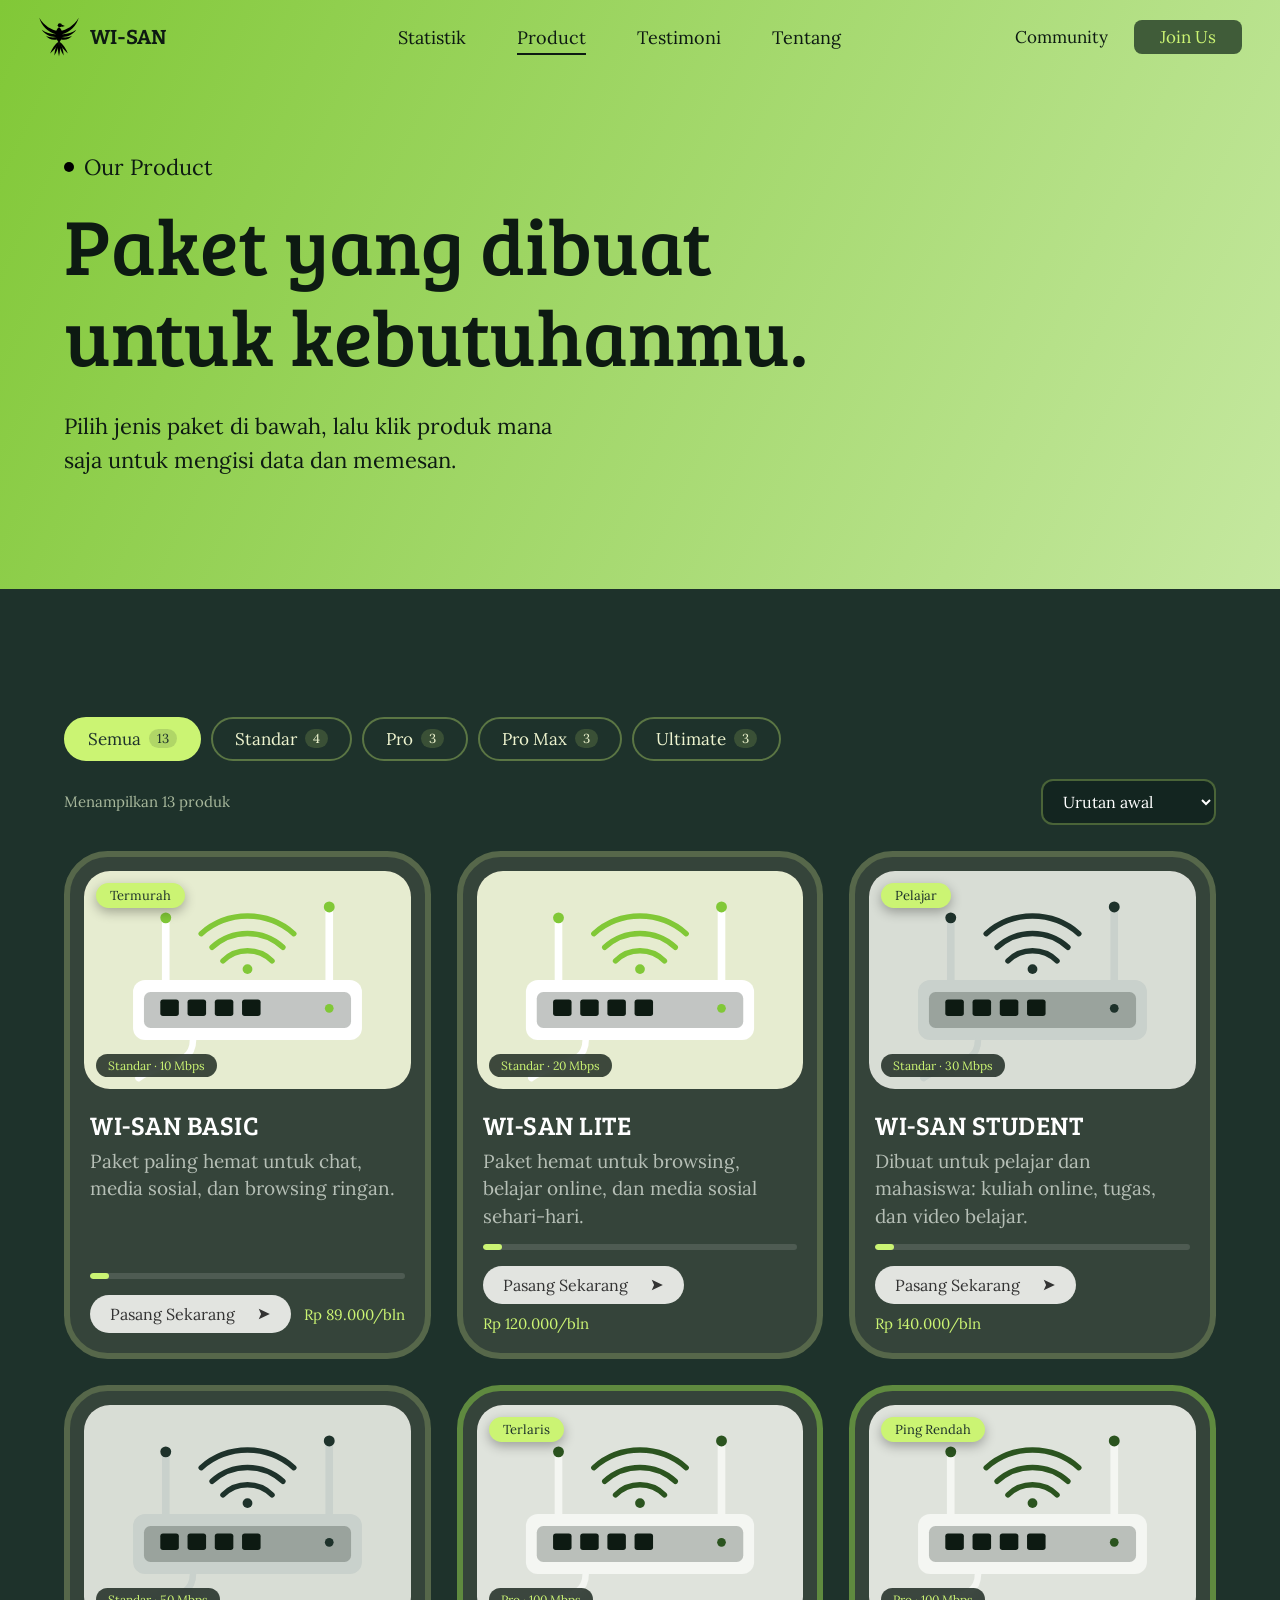
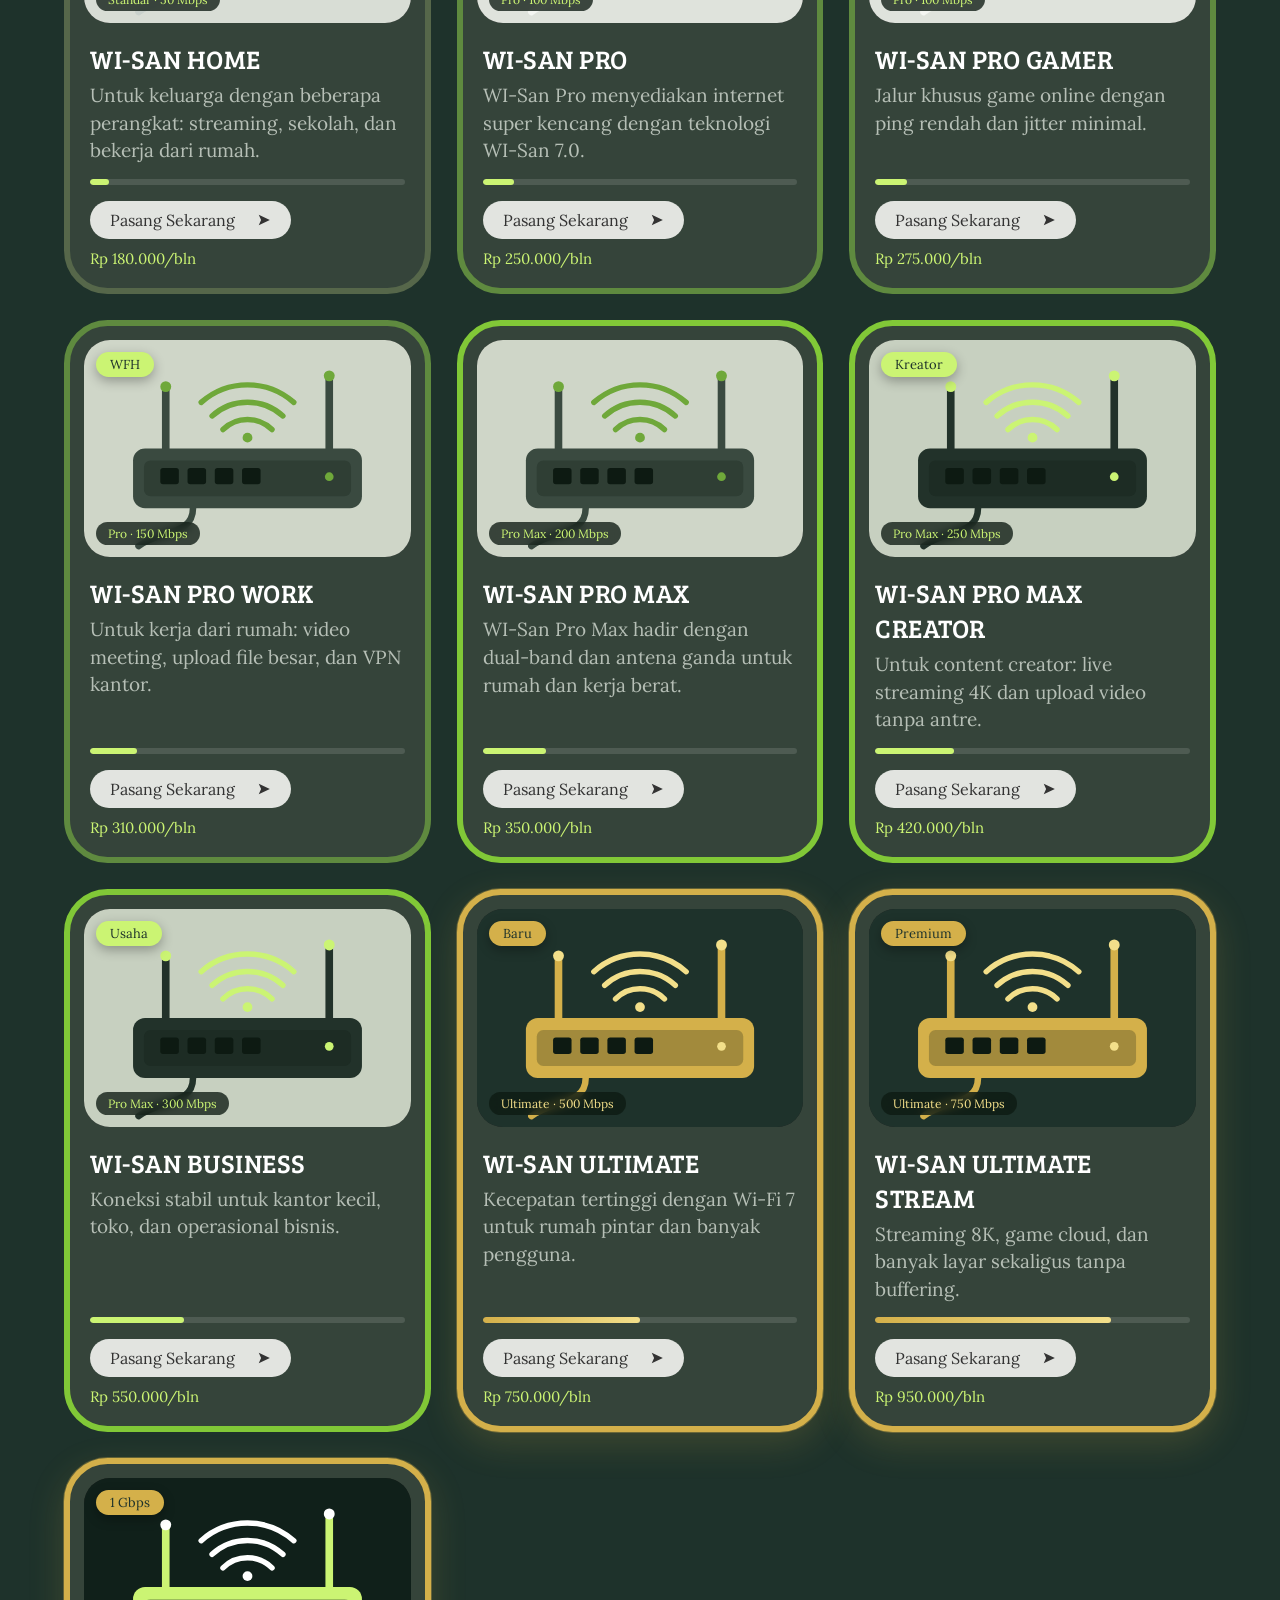
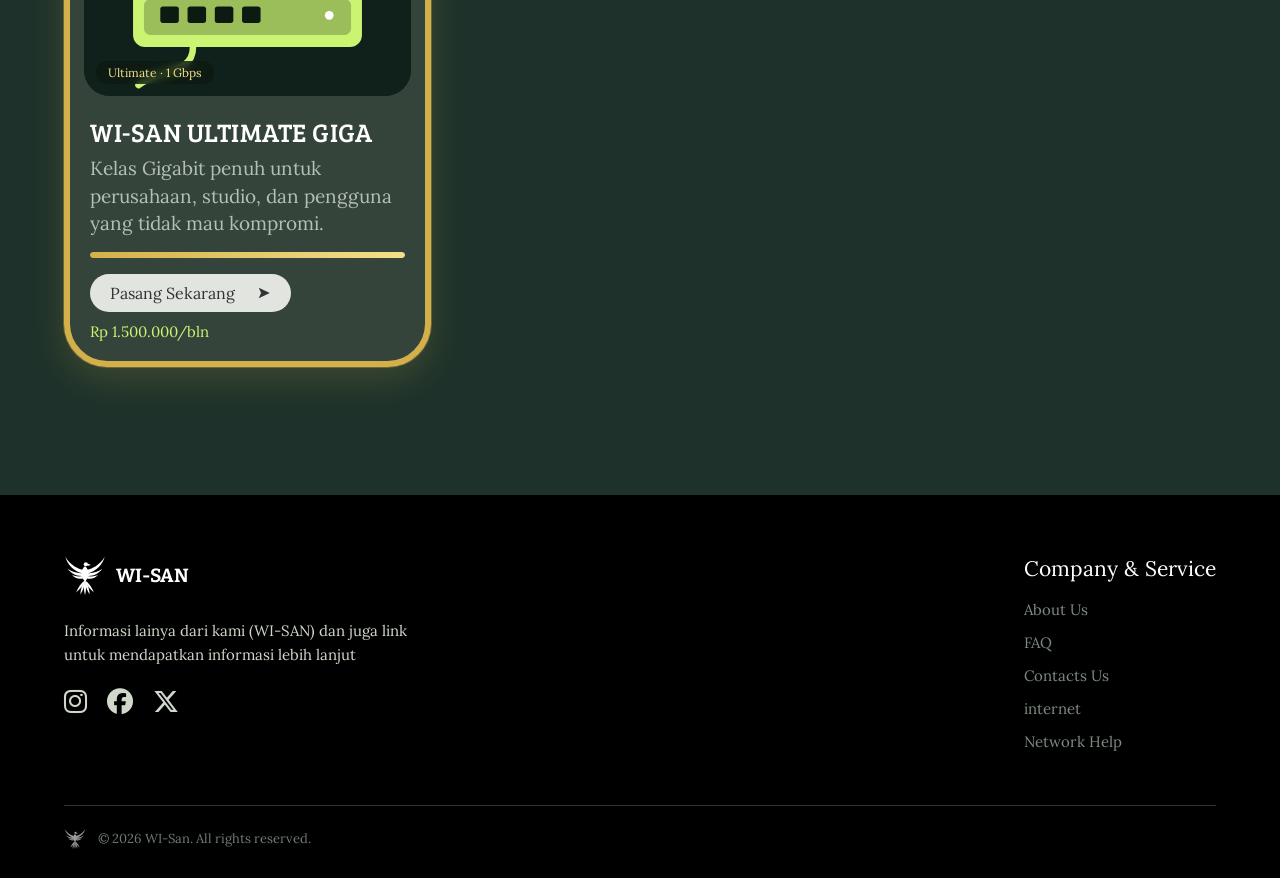
<file: products.html>
<!DOCTYPE html>
<html lang="id">
<head>
    <meta charset="UTF-8">
    <meta name="viewport" content="width=device-width, initial-scale=1">
    <meta name="description" content="Paket internet WI-San.">
    <title>Produk — WI-San</title>
    <!-- Font Awesome -->
    <link rel="stylesheet" href="https://cdnjs.cloudflare.com/ajax/libs/font-awesome/6.5.1/css/all.min.css">
    <!-- Google Fonts -->
    <link rel="preconnect" href="https://fonts.googleapis.com">
    <link rel="preconnect" href="https://fonts.gstatic.com" crossorigin>
    <link href="https://fonts.googleapis.com/css2?family=Bitter:wght@700&family=Bree+Serif&family=Great+Vibes&family=Lora:wght@400;500&family=Nunito+Sans:wght@800;900&family=Playfair+Display:ital@1&display=swap" rel="stylesheet">
    <!-- CSS -->
    <link rel="stylesheet" href="assets/css/styles.css">
    <!-- No JavaScript -->
    <noscript>
        <style>
            .pt {
                display: none;
            }
            [data-r] {
                opacity: 1;
                transform: none;
            }
        </style>
    </noscript>
</head>
<body>
    <!-- ==================== PRELOADER ==================== -->
    <div class="pt" aria-hidden="true">
        <img data-img="logo" alt="">
    </div>
    <div class="progress"></div>
    <!-- ==================== HEADER ==================== -->
    <header class="site-header">
        <!-- Brand -->
        <a class="brand" href="index.html" aria-label="WI-San beranda">
            <img data-img="logo" alt="">
            WI-SAN
        </a>
        <!-- Mobile Menu Button -->
        <button class="menu-toggle" aria-label="Menu" aria-expanded="false">
            <span></span>
        </button>
        <!-- Navigation -->
        <div class="menu">
            <nav class="nav">
                <a href="index.html#statistik">
                    Statistik
                </a>
                <a href="products.html" class="active">
                    Product
                </a>
                <a href="index.html#testimoni">
                    Testimoni
                </a>
                <a href="about.html">
                    Tentang
                </a>
            </nav>
            <!-- Navigation Side -->
            <div class="nav-side">
                <a href="contact.html">
                    Community
                </a>
                <a class="join" href="get-started.html">
                    Join Us
                </a>
            </div>
        </div>
    </header>
    <!-- ==================== MAIN ==================== -->
    <main>
        <!-- ==================== PAGE HERO ==================== -->
        <section class="page-hero">
            <p class="eyebrow" data-r="up">
                Our Product
            </p>
            <h1 data-r="up">
                Paket yang dibuat
                <br>
                untuk kebutuhanmu.
            </h1>
            <p data-r="up" style="--i:1">
                Pilih jenis paket di bawah, lalu klik produk mana saja untuk mengisi data dan memesan.
            </p>
        </section>
        <!-- ==================== PRODUCTS ==================== -->
        <section class="sec wrap">
            <div data-catalog>
            <div class="filters" role="group" aria-label="Pilih jenis produk"></div>
            <div class="toolbar">
                <span class="count-info" aria-live="polite"></span>
                <select class="sort" aria-label="Urutkan produk">
                    <option value="awal">Urutan awal</option>
                    <option value="murah">Harga termurah</option>
                    <option value="mahal">Harga termahal</option>
                    <option value="cepat">Paling cepat</option>
                </select>
            </div>
            <div class="pgrid"></div>
        </div>
        </section>
    </main>
    <!-- ==================== FOOTER ==================== -->
    <footer class="footer">
        <div class="f-top">
            <!-- Footer Brand -->
            <div>
                <a class="brand" href="index.html">
                    <img data-img="logo" alt="">
                    WI-SAN
                </a>
                <p>
                    Informasi lainya dari kami (WI-SAN)
                    dan juga link untuk mendapatkan informasi
                    lebih lanjut
                </p>
                <!-- Social Media -->
                <div class="social">
                    <a href="#" aria-label="Instagram">
                        <i class="fa-brands fa-instagram"></i>
                    </a>
                    <a href="#" aria-label="Facebook">
                        <i class="fa-brands fa-facebook"></i>
                    </a>
                    <a href="#" aria-label="X">
                        <i class="fa-brands fa-x-twitter"></i>
                    </a>
                </div>
            </div>
            <!-- Footer Navigation -->
            <div class="f-col">
                <h4>
                    Company &amp; Service
                </h4>
                <a href="about.html">
                    About Us
                </a>
                <a href="contact.html">
                    FAQ
                </a>
                <a href="contact.html">
                    Contacts Us
                </a>
                <a href="products.html">
                    internet
                </a>
                <a href="contact.html">
                    Network Help
                </a>
            </div>
        </div>
        <!-- Footer Bottom -->
        <div class="f-bot">
            <img data-img="logo" alt="">
            © 2026 WI-San. All rights reserved.
        </div>
    </footer>
    <!-- ==================== SCRIPTS ==================== -->
    <script src="assets/js/images.js"></script>
    <script src="assets/js/products.js"></script>
    <script src="assets/js/script.js"></script>
</body>
</html>
</file>
<file: assets/css/styles.css>
/* WI-San — styles.css */
:root{--dark:#1e322b;--dark2:#162720;--lime:#cbf473;--green:#81c837;--ink:#0d1a12;--cream:#eef4cf;--ring:#4e5c44;--card:#35443a;--red:#ff8a80;
--head:"Bree Serif",Georgia,serif;--body:"Lora",Georgia,serif;--brand:"Bitter",Georgia,serif;--script:"Great Vibes",cursive;--ital:"Playfair Display",Georgia,serif;
--ease:cubic-bezier(.22,1,.36,1)}
*{box-sizing:border-box}html{scroll-behavior:smooth}
body{margin:0;background:var(--dark);color:var(--cream);font-family:var(--body);overflow-x:hidden;-webkit-font-smoothing:antialiased}
img{max-width:100%;display:block}a{color:inherit;text-decoration:none}button,input,select,textarea{font:inherit}
h1,h2,h3,h4,p{margin-top:0}
:focus-visible{outline:3px solid #fff;outline-offset:3px;box-shadow:0 0 0 6px var(--dark)}
.wrap{padding-inline:clamp(18px,5vw,64px)}
/* progress + transition */
.progress{position:fixed;top:0;left:0;height:3px;width:100%;transform-origin:0 50%;transform:scaleX(0);background:var(--lime);z-index:120}
.pt{position:fixed;inset:0;z-index:200;background:var(--lime);display:grid;place-items:center;transform:translateY(0);transition:transform .7s var(--ease);pointer-events:all}
.pt img{width:84px;color:var(--dark);animation:pulse 1s ease-in-out infinite alternate}
.pt.out{transform:translateY(-100%);pointer-events:none}
.pt.in{transition:none;transform:translateY(100%)}.pt.in.go{transition:transform .6s var(--ease);transform:translateY(0);pointer-events:all}
@keyframes pulse{to{transform:scale(1.12)}}
/* jika script gagal dimuat, layar pembuka hilang sendiri setelah 4 detik */
.pt{animation:ptFail .1s 4s forwards}.pt.in,.pt.out{animation:none}
@keyframes ptFail{to{opacity:0;visibility:hidden}}
/* header */
.site-header{position:fixed;inset:0 0 auto 0;z-index:100;height:74px;display:flex;align-items:center;justify-content:space-between;gap:20px;padding-inline:clamp(16px,3vw,44px);color:var(--ink);transition:background .35s,color .35s,box-shadow .35s}
.site-header.scrolled{background:rgba(22,39,32,.92);backdrop-filter:blur(12px);color:var(--cream);box-shadow:0 8px 30px rgba(0,0,0,.25)}
.brand{display:flex;align-items:center;gap:10px;font-family:var(--brand);font-weight:700;font-size:20px}
.brand img{width:42px;height:42px;color:currentColor}
.menu{display:flex;align-items:center;flex:1;margin-left:clamp(16px,3vw,50px)}.nav{display:flex;gap:clamp(24px,4vw,64px);margin-inline:auto;font-size:18px}
.nav a,.nav-side>a:first-child{position:relative;padding:4px 0}
.nav a:after{content:"";position:absolute;left:0;bottom:-2px;height:2px;width:0;background:currentColor;transition:width .3s var(--ease)}
.nav a:hover:after,.nav a.active:after{width:100%}
.nav-side{display:flex;align-items:center;gap:26px;font-size:17px}
.join{background:#405c39;color:var(--lime);padding:6px 26px;border-radius:8px;transition:transform .25s,background .25s}
.join:hover{background:#2b541f;transform:translateY(-2px)}
.menu-toggle{display:none;width:44px;height:44px;border:0;border-radius:12px;background:var(--dark);color:#fff;cursor:pointer;position:relative}
.menu-toggle span,.menu-toggle span:before,.menu-toggle span:after{position:absolute;left:12px;width:20px;height:2px;background:#fff;border-radius:2px;transition:.3s}
.menu-toggle span{top:21px}.menu-toggle span:before,.menu-toggle span:after{content:"";left:0}.menu-toggle span:before{top:-6px}.menu-toggle span:after{top:6px}
.menu-toggle[aria-expanded=true] span{background:transparent}.menu-toggle[aria-expanded=true] span:before{top:0;transform:rotate(45deg)}.menu-toggle[aria-expanded=true] span:after{top:0;transform:rotate(-45deg)}
/* hero */
.hero{position:relative;min-height:min(100vh,940px);padding:150px clamp(18px,3.3vw,44px) 60px;background:linear-gradient(115deg,#81c837 0%,#a9de6b 35%,#c5e8a0 100%);color:var(--ink);overflow:hidden;display:flex;flex-direction:column;justify-content:space-between}
.hero-copy{position:relative;z-index:3;max-width:820px}
.hero h1,.page-hero h1{font-family:var(--head);font-weight:400;font-size:clamp(38px,6.2vw,88px);line-height:1.15;margin:0 0 28px}
.btns{display:flex;gap:16px;flex-wrap:wrap}
.pill{display:inline-flex;align-items:center;gap:26px;padding:16px 32px;border-radius:999px;font-size:20px;border:0;cursor:pointer;transition:transform .3s var(--ease),box-shadow .3s}
.pill:hover{transform:translateY(-3px);box-shadow:0 12px 24px rgba(0,0,0,.2)}
.pill svg{width:18px;height:18px;fill:currentColor}
.p-dark{background:linear-gradient(90deg,#123d0e,#3b5f37);color:var(--lime)}
.p-lime{background:linear-gradient(90deg,#b9e05a,#d5f77f);color:#26451c}
.hero-sub{margin-top:clamp(28px,7vh,90px);max-width:520px}
.dots2{display:flex;gap:2px;margin-bottom:10px}.dots2 i{width:20px;height:20px;border-radius:50%;background:#000}.dots2 i+i{background:#d7f58c}
.hero-sub p{font-size:clamp(17px,1.9vw,26px);line-height:1.5;color:#1d2f18;margin:0}
.partners{position:relative;z-index:3;display:flex;gap:40px;align-items:center;margin-top:40px;color:#2c4a27}
.partners b{font-family:"Nunito Sans",sans-serif;font-weight:900;font-size:26px;letter-spacing:-.5px}.partners b+b{font-weight:800}.partners small{font-size:9px;display:block;text-align:right;margin-top:-4px}
.earth{position:absolute;right:0;bottom:0;width:min(58vw,820px);z-index:1;-webkit-mask-image:linear-gradient(to bottom,transparent,#000 16%),linear-gradient(to right,transparent,#000 14%);-webkit-mask-composite:source-in;mask-image:linear-gradient(to bottom,transparent,#000 16%),linear-gradient(to right,transparent,#000 14%);mask-composite:intersect;will-change:transform}
.star{position:absolute;z-index:2;fill:none;stroke:#6b7a5a;stroke-width:5;stroke-linejoin:round;stroke-linecap:round;animation:float 6s ease-in-out infinite}
.star.s1{width:min(11vw,140px);right:1.5vw;top:17%}.star.s2{width:min(6vw,90px);right:44vw;bottom:34%;animation-delay:-3s}
@keyframes float{50%{transform:translateY(-14px) rotate(8deg)}}
/* sections */
.sec{position:relative;padding-block:clamp(70px,10vw,130px);overflow:hidden}
.eyebrow{display:flex;align-items:center;gap:10px;font-size:17px;margin-bottom:14px}.eyebrow:before{content:"";width:10px;height:10px;border-radius:50%;background:#000}
.eyebrow.on-dark:before{background:#5cc06a}.center{text-align:center;justify-content:center}
.h-lime{font-family:var(--body);font-weight:400;color:var(--lime);font-size:clamp(28px,4.4vw,56px);line-height:1.25;margin:0 0 16px}
.sub{color:#8fb26a;font-size:clamp(14px,1.6vw,19px);max-width:460px;margin:0 auto;line-height:1.5}
.security{padding-bottom:clamp(30px,6vw,60px);text-align:center}
.security img{width:min(520px,86%);margin:clamp(30px,6vw,70px) auto 0}
.bigtitle{font-family:var(--ital);font-style:italic;font-weight:400;font-size:clamp(70px,15vw,230px);line-height:.8;color:#8d9789;opacity:.85;text-align:center;width:100%;white-space:nowrap;margin:0 0 -.26em;position:relative;z-index:1;-webkit-mask-image:linear-gradient(#000 55%,transparent 98%);mask-image:linear-gradient(#000 55%,transparent 98%);letter-spacing:-.03em}
.products{padding-top:0;padding-bottom:clamp(60px,8vw,110px)}
.panel{position:relative;z-index:2;background:var(--lime);color:var(--dark);border-radius:clamp(30px,5vw,60px);border:6px solid #4c6a34;padding:clamp(24px,4vw,56px) clamp(16px,3.6vw,48px) 34px;margin-inline:clamp(4px,1vw,10px);overflow:hidden}
.panel:before{content:"";position:absolute;inset:0;background:radial-gradient(ellipse at 85% 90%,rgba(78,122,40,.35),transparent 55%),radial-gradient(ellipse at 10% 60%,rgba(78,122,40,.22),transparent 45%);pointer-events:none}
.panel>*{position:relative}
.panel h2{font-family:var(--head);font-weight:400;font-size:clamp(30px,4.6vw,62px);line-height:1.3;max-width:640px;margin:0 0 18px;color:#0d1a12}
.try{text-align:center;color:#7ca34a;font-size:clamp(18px,2vw,26px);margin-bottom:24px}
.viewport{overflow:hidden;padding:8px 6px 14px;margin:-8px -6px -14px}
.track{display:flex;gap:clamp(14px,2.4vw,32px);transition:transform .7s var(--ease);touch-action:pan-y}
.pcard{flex:0 0 calc((100% - (var(--per) - 1)*var(--gap))/var(--per));--gap:clamp(14px,2.4vw,32px);background:var(--card);color:#fff;border:6px solid #56674a;border-radius:clamp(28px,3.4vw,44px);padding:14px 14px 20px;cursor:pointer;transition:transform .35s var(--ease),box-shadow .35s;display:flex;flex-direction:column}
.pcard:hover{transform:translateY(-6px);box-shadow:0 18px 30px rgba(0,0,0,.28)}
.pcard .ph{aspect-ratio:3/2;border-radius:26px;overflow:hidden;background:#222}.pcard .ph img{width:100%;height:100%;object-fit:cover;transition:transform .8s var(--ease)}.pcard:hover .ph img{transform:scale(1.07)}
.pcard h4{font-family:var(--head);font-weight:400;font-size:clamp(20px,2vw,28px);letter-spacing:.02em;margin:18px 6px 6px}
.pcard p{color:#b6bfb6;font-size:clamp(14px,1.5vw,19px);line-height:1.45;margin:0 6px 14px;flex:1}
.meta{display:flex;align-items:center;justify-content:space-between;gap:10px;margin:0 6px}.price{color:var(--lime);font-size:15px}
.buy{display:inline-flex;align-items:center;gap:22px;background:#e2e4e0;color:#333;border:0;border-radius:999px;padding:9px 20px;font-size:16px;cursor:pointer;transition:background .25s,gap .25s}.buy svg{width:14px;fill:currentColor}
.pcard:hover .buy,.buy:hover{background:var(--lime);gap:30px}
.ctrl{display:flex;align-items:center;justify-content:center;gap:26px;margin-top:28px}
.arrow{width:54px;height:54px;border-radius:50%;border:2px solid var(--dark);background:var(--dark);color:#fff;display:grid;place-items:center;cursor:pointer;transition:transform .25s,background .25s}
.arrow svg{width:26px;height:26px;stroke:currentColor;fill:none;stroke-width:2.4;stroke-linecap:round;stroke-linejoin:round}
.arrow:hover{transform:scale(1.1);background:#000}
.arrow.light{background:transparent;border-color:#fff;color:#fff}.arrow.light:hover{background:#fff;color:var(--dark)}
.dotsrow{display:flex;justify-content:center;gap:12px;margin-top:22px}.dotsrow button{width:16px;height:16px;border:0;border-radius:50%;background:rgba(30,50,43,.45);cursor:pointer;padding:0;transition:.3s}.dotsrow button.on{background:#000;width:34px;border-radius:9px}
.dotsrow.lt button{background:rgba(255,255,255,.3)}.dotsrow.lt button.on{background:var(--lime)}
/* katalog: filter, label, bar kecepatan */
.view-all{display:flex;justify-content:flex-end;margin-top:22px}.view-all .pill{padding:12px 26px;font-size:18px;gap:18px}
.filters{display:flex;flex-wrap:wrap;gap:10px;margin-bottom:18px}
.filters button{display:inline-flex;align-items:center;gap:8px;padding:9px 22px;border-radius:999px;border:2px solid rgba(203,244,114,.35);background:transparent;color:var(--cream);font-size:17px;cursor:pointer;transition:background .25s,color .25s,border-color .25s,transform .25s}
.filters button b{font-weight:400;font-size:13px;padding:1px 8px;border-radius:999px;background:rgba(203,244,114,.16)}
.filters button:hover{border-color:var(--lime);transform:translateY(-2px)}
.filters button.on{background:var(--lime);color:var(--dark);border-color:var(--lime)}.filters button.on b{background:rgba(30,50,43,.15)}
.toolbar{display:flex;justify-content:space-between;align-items:center;gap:14px;flex-wrap:wrap;margin-bottom:26px}
.count-info{color:#a8b89c;font-size:15px}
.sort{padding:10px 16px;border-radius:12px;border:2px solid rgba(203,244,114,.3);background:#132520;color:#fff;cursor:pointer}
.pgrid .pcard{animation:cardIn .5s var(--ease) both;animation-delay:calc(var(--n,0)*45ms)}
@keyframes cardIn{from{opacity:0;transform:translateY(18px)}}
.pcard .ph{position:relative}
.badge{position:absolute;top:12px;left:12px;padding:4px 14px;border-radius:999px;background:var(--lime);color:var(--dark);font-size:13px;box-shadow:0 4px 12px rgba(0,0,0,.3)}
.tier{position:absolute;left:12px;bottom:12px;padding:4px 12px;border-radius:999px;background:rgba(13,26,18,.78);color:var(--lime);font-size:12px;backdrop-filter:blur(4px)}
.speed{height:6px;margin:0 6px 16px;border-radius:4px;background:rgba(255,255,255,.12);overflow:hidden}.speed i{display:block;height:100%;border-radius:4px;background:var(--lime)}
.pcard[data-tier=pro]{border-color:#5f8a3f}.pcard[data-tier=promax]{border-color:#81c837}
.pcard[data-tier=ultimate]{border-color:#d4b04a;box-shadow:0 0 0 1px rgba(212,176,74,.35),0 12px 36px rgba(212,176,74,.18)}
.pcard[data-tier=ultimate] .badge{background:#d4b04a}.pcard[data-tier=ultimate] .speed i{background:linear-gradient(90deg,#d4b04a,#f3df8a)}.pcard[data-tier=ultimate] .tier{color:#f3df8a}
/* stats */
.stats{background:linear-gradient(180deg,var(--dark),#1a2c25)}
.stats:before{content:"";position:absolute;inset:0;background:repeating-radial-gradient(ellipse at 100% 20%,transparent 0 26px,rgba(203,244,114,.07) 27px 28px);pointer-events:none}
.stats>*{position:relative}
.devices{max-width:820px;margin:clamp(30px,5vw,60px) auto 0;border-radius:24px;overflow:hidden;box-shadow:0 30px 60px rgba(0,0,0,.4);border:2px solid rgba(203,244,114,.2)}
.kpis{display:grid;grid-template-columns:repeat(auto-fit,minmax(150px,1fr));gap:14px;max-width:980px;margin:34px auto 0}
.kpi{background:rgba(203,244,114,.07);border:1px solid rgba(203,244,114,.25);border-radius:22px;padding:20px 18px}
.kpi b{display:block;font-family:var(--head);font-weight:400;font-size:clamp(30px,4vw,46px);color:var(--lime);line-height:1}.kpi span{display:block;margin-top:8px;font-size:14px;color:#a9b9a5}
.live{max-width:980px;margin:14px auto 0;background:#0f1a15;border:1px solid rgba(203,244,114,.25);border-radius:24px;padding:20px}
.live-h{display:flex;justify-content:space-between;align-items:center;gap:10px;font-size:15px;color:#c7d3bf;margin-bottom:8px;flex-wrap:wrap}
.live-h i{display:inline-block;width:9px;height:9px;border-radius:50%;background:#5cff7a;margin-right:8px;animation:blink 1.2s infinite}@keyframes blink{50%{opacity:.25}}
.live-h b{color:var(--lime);font-weight:400}
.live svg{width:100%;height:auto;display:block}.live .grid line{stroke:rgba(203,244,114,.12)}
#lArea{fill:url(#g1)}#lLine{fill:none;stroke:var(--lime);stroke-width:2.5;stroke-linejoin:round}
.script{font-family:var(--script);font-size:clamp(60px,10vw,120px);color:var(--lime);text-align:center;line-height:1.1;margin:clamp(50px,8vw,90px) 0 10px}
.statcopy{max-width:640px;margin:0 auto;text-align:center;font-size:clamp(17px,2vw,25px);line-height:1.55;color:#a8b89c}
.cta{display:flex;justify-content:space-between;align-items:center;gap:20px;width:min(460px,100%);margin:44px auto 0;background:var(--lime);color:var(--dark);padding:18px 34px;border-radius:999px;font-size:25px;transition:transform .3s var(--ease)}.cta:hover{transform:scale(1.04)}.cta svg{width:32px;stroke:currentColor;fill:none;stroke-width:2;stroke-linecap:round}
/* testimonial */
.testi{background:var(--dark)}
.tgrid{display:grid;grid-template-columns:1fr minmax(240px,370px);gap:clamp(24px,5vw,80px);align-items:start;margin-top:44px;max-width:1240px;margin-inline:auto}
.more{display:flex;align-items:center;gap:14px;color:#7f8c85;font-size:19px;margin-bottom:16px}.more .st{display:flex}.more .st img{width:48px;height:48px;border-radius:50%;border:2px solid var(--dark);object-fit:cover;margin-left:-14px;background:#fff}.more .st img:first-child{margin:0}
.quote{font-size:clamp(20px,2.4vw,32px);line-height:1.55;text-align:justify;hyphens:auto;margin:0 0 30px;min-height:6.2em}
.count{color:#8a968f;font-size:19px}.count b{font-weight:400;color:#cfd8cb}
.person{text-align:center}.person .pic{aspect-ratio:1;border-radius:40px;overflow:hidden;margin-bottom:12px;background:#111}.person img{width:100%;height:100%;object-fit:cover}
.person strong{display:block;font-weight:400;font-size:20px}.person span{font-size:19px}
.fade{transition:opacity .35s,transform .35s var(--ease)}.fade.swap{opacity:0;transform:translateY(12px)}
.tctrl{display:flex;justify-content:center;gap:34px;margin-top:44px}
/* footer */
.footer{background:#000;color:#cfd8cb;padding:60px clamp(18px,5vw,64px) 28px}
.f-top{display:flex;justify-content:space-between;gap:40px;flex-wrap:wrap}.footer .brand{font-size:19px;color:#fff}
.footer p{max-width:380px;font-size:15px;line-height:1.6;margin:22px 0}
.social{display:flex;gap:20px}.social a{font-size:26px;line-height:1;transition:transform .25s,color .25s}.social a:hover{transform:translateY(-4px);color:var(--lime)}
.f-col h4{font-family:var(--body);font-weight:400;font-size:21px;color:#fff;margin-bottom:18px}.f-col a{display:block;color:#7e8b80;margin-bottom:14px;font-size:15px;transition:color .2s,transform .2s}.f-col a:hover{color:var(--lime);transform:translateX(4px)}
.f-bot{margin-top:40px;padding-top:22px;border-top:1px solid #2b332e;display:flex;align-items:center;gap:12px;font-size:13px;color:#6f7b72}.f-bot img{width:22px;color:#6f7b72}
/* inner pages */
.page-hero{padding:150px clamp(18px,5vw,64px) 90px;background:linear-gradient(115deg,#81c837,#c5e8a0);color:var(--ink);min-height:440px;display:flex;flex-direction:column;justify-content:flex-end}
.page-hero p{max-width:520px;font-size:clamp(16px,1.8vw,22px);line-height:1.55}
.pgrid{display:grid;grid-template-columns:repeat(auto-fill,minmax(min(100%,340px),1fr));gap:26px}.pgrid .pcard{flex:none}
.about{display:grid;grid-template-columns:1fr 2fr;gap:40px;align-items:start}.about .num{font-family:var(--script);font-size:clamp(90px,14vw,190px);color:var(--lime);line-height:1}.about p{color:#a8b89c;font-size:clamp(16px,1.8vw,21px);line-height:1.7;max-width:640px}
.values{display:grid;grid-template-columns:repeat(auto-fit,minmax(240px,1fr));gap:18px;margin-top:50px}.value{background:rgba(203,244,114,.07);border:1px solid rgba(203,244,114,.22);border-radius:26px;padding:30px}.value h3{font-family:var(--head);font-weight:400;font-size:30px;color:var(--lime);margin-bottom:8px}.value p{color:#a8b89c;line-height:1.6;margin:0}
.steps{display:grid;grid-template-columns:repeat(auto-fit,minmax(220px,1fr));gap:16px;margin-bottom:50px}.step{border-radius:26px;background:var(--lime);color:var(--dark);padding:26px}.step b{font-family:var(--head);font-weight:400;font-size:44px;display:block}
.cgrid{display:grid;grid-template-columns:1.2fr .8fr;gap:clamp(30px,6vw,90px)}
.cinfo a,.cinfo p{display:block;font-size:19px;margin-bottom:14px}.cinfo h3{font-family:var(--head);font-weight:400;font-size:34px;color:var(--lime)}
/* forms */
.field{margin-bottom:18px}.field label{display:block;font-size:16px;margin-bottom:7px}.field label i{color:var(--lime);font-style:normal}
.field input,.field select,.field textarea{width:100%;padding:14px 16px;border-radius:14px;border:2px solid rgba(203,244,114,.3);background:#132520;color:#fff;outline:none;transition:border-color .25s,box-shadow .25s}
.field select option{background:#132520}
.field input:focus,.field select:focus,.field textarea:focus{border-color:var(--lime);box-shadow:0 0 0 4px rgba(203,244,114,.18)}
.field.err input,.field.err select,.field.err textarea{border-color:var(--red)}
.msg{display:none;color:var(--red);font-size:14px;margin-top:6px}.field.err .msg{display:block;animation:shake .4s}
@keyframes shake{25%{transform:translateX(-5px)}75%{transform:translateX(5px)}}
.alert{display:none;background:rgba(255,138,128,.12);border:1px solid var(--red);color:#ffc4be;padding:12px 16px;border-radius:14px;margin-bottom:18px;font-size:15px}.alert.show{display:block}
.check{display:flex;gap:10px;align-items:flex-start;font-size:14px;line-height:1.5;margin-bottom:18px;color:#c7d3bf}.check input{width:20px;height:20px;accent-color:var(--lime);flex:none;margin-top:2px}
.submit{width:100%;justify-content:center;background:var(--lime);color:var(--dark);font-size:20px}
/* modal */
.modal{position:fixed;inset:0;z-index:150;display:none;align-items:center;justify-content:center;padding:20px}
.modal.open{display:flex}
.m-back{position:absolute;inset:0;background:rgba(5,12,8,.78);backdrop-filter:blur(6px);opacity:0;transition:opacity .35s}
.m-box{position:relative;width:min(980px,100%);max-height:calc(100dvh - 40px);overflow:auto;display:grid;grid-template-columns:.85fr 1.15fr;background:var(--dark);border:2px solid rgba(203,244,114,.35);border-radius:34px;box-shadow:0 40px 90px rgba(0,0,0,.6);opacity:0;transform:translateY(40px) scale(.96);transition:opacity .4s var(--ease),transform .5s var(--ease)}
.modal.show .m-back{opacity:1}.modal.show .m-box{opacity:1;transform:none}
.m-side{background:var(--lime);color:var(--dark);padding:28px;border-radius:32px 0 0 32px}
.m-side img{aspect-ratio:3/2;object-fit:cover;width:100%;border-radius:22px;margin-bottom:18px}
.m-side h3{font-family:var(--head);font-weight:400;font-size:30px;margin-bottom:6px}.m-side .mp{font-size:17px;margin-bottom:14px}
.m-side h5{font-size:16px;margin:18px 0 8px}.m-side ul{margin:0;padding-left:20px;font-size:14px;line-height:1.6}
.m-main{padding:32px 32px 28px}.m-main h2{font-family:var(--head);font-weight:400;font-size:30px;color:var(--lime);margin-bottom:6px}.m-main .hint{color:#a8b89c;font-size:15px;margin-bottom:22px}
.two{display:grid;grid-template-columns:1fr 1fr;gap:14px}
.m-x{position:absolute;top:14px;right:14px;z-index:3;width:44px;height:44px;border-radius:50%;border:2px solid #fff;background:rgba(0,0,0,.35);color:#fff;font-size:24px;line-height:1;cursor:pointer;transition:transform .3s,background .3s}.m-x:hover{background:#fff;color:#000;transform:rotate(90deg)}
.ok{text-align:center;padding:40px 10px}.ok .tick{width:90px;height:90px;margin:0 auto 20px;border-radius:50%;background:var(--lime);display:grid;place-items:center;animation:pop .6s var(--ease)}.ok .tick svg{width:48px;stroke:var(--dark);stroke-width:4;fill:none;stroke-linecap:round;stroke-linejoin:round}
@keyframes pop{from{transform:scale(0)}}
.ok h2{margin-bottom:10px}.ok p{color:#c7d3bf;line-height:1.6}.ok code{display:inline-block;margin:10px 0 24px;padding:8px 18px;border-radius:12px;background:#132520;color:var(--lime);font-size:20px;letter-spacing:.08em}
body.lock{overflow:hidden}
/* reveal */
[data-r]{opacity:0;transition:opacity .9s var(--ease),transform .9s var(--ease);transition-delay:calc(var(--i,0)*90ms)}
[data-r=up]{transform:translateY(46px)}[data-r=left]{transform:translateX(-60px)}[data-r=right]{transform:translateX(60px)}[data-r=zoom]{transform:scale(.88)}
[data-r].in{opacity:1;transform:none}
/* responsive */
@media(max-width:960px){
.menu-toggle{display:block}
.menu{position:fixed;top:80px;left:14px;right:14px;flex-direction:column;align-items:stretch;background:var(--dark);color:var(--cream);border-radius:24px;padding:8px 24px 20px;opacity:0;visibility:hidden;transform:translateY(-14px);transition:.35s var(--ease);margin:0;box-shadow:0 20px 50px rgba(0,0,0,.4)}
.site-header.open .menu{opacity:1;visibility:visible;transform:none}
.nav{flex-direction:column;gap:0;margin:0;font-size:22px}.nav a{padding:14px 0;border-bottom:1px solid rgba(255,255,255,.08)}
.nav-side{justify-content:space-between;padding-top:16px;font-size:20px}
.hero{padding-top:110px;min-height:auto;padding-bottom:0}
.hero-sub{margin-top:28px}
.partners{margin:26px 0 0;gap:26px}
.earth{position:relative;width:118%;max-width:none;margin:-20px -18% 0 -6%;right:auto;align-self:flex-end}
.star.s1{width:64px;top:14%}.star.s2{display:none}
.tgrid{grid-template-columns:1fr}.tgrid .person{order:-1;max-width:300px;margin-inline:auto}
.m-box{grid-template-columns:1fr}.m-side{border-radius:32px 32px 0 0;padding:20px}.m-side img{aspect-ratio:16/8}.m-side ul,.m-side h5{display:none}
.about,.cgrid{grid-template-columns:1fr}
}
@media(max-width:560px){
.view-all{justify-content:center}
.pill{padding:13px 26px;font-size:18px}
.pcard{padding:12px 12px 18px}.pcard p{font-size:16px}
.panel{border-width:5px}
.arrow{width:50px;height:50px}
.two{grid-template-columns:1fr}.m-main{padding:24px 18px}
.modal{padding:0;align-items:flex-end}.m-box{border-radius:28px 28px 0 0;max-height:94dvh}.m-side{border-radius:26px 26px 0 0}
.f-top{flex-direction:column}
.quote{text-align:left;min-height:0}
}
@media(prefers-reduced-motion:reduce){*,*:before,*:after{animation:none!important;transition-duration:.01ms!important}[data-r]{opacity:1;transform:none}html{scroll-behavior:auto}}

.site-header.scrolled .brand img,.footer .brand img,.f-bot img{filter:invert(1)}
.f-bot img{opacity:.6}
.buy,.price{white-space:nowrap}.meta{flex-wrap:wrap}
@media(max-width:960px){.star.s1{top:auto;bottom:18%;right:4%;width:56px;z-index:2}}
.social i{display:block}


/* ===== MOBILE: lebih kecil + jarak lega ===== */
@media(max-width:600px){
.wrap{padding-inline:22px}
.site-header{height:60px;padding-inline:18px}
.brand{font-size:17px}.brand img{width:34px;height:34px}
.menu-toggle{width:40px;height:40px}.menu-toggle span{top:19px;left:10px}
.menu{top:66px}.nav{font-size:18px}.nav a{padding:12px 0}.nav-side{font-size:17px}
/* hero */
.hero{padding:86px 22px 0}
.hero h1{font-size:30px;line-height:1.2;margin-bottom:20px}
.pill{padding:10px 22px;font-size:15px;gap:16px}.view-all .pill{padding:9px 20px;font-size:14px}.pill svg{width:13px;height:13px}
.btns{gap:12px}
.hero-sub{margin-top:26px}.dots2 i{width:14px;height:14px}.hero-sub p{font-size:15px;line-height:1.55}
.partners{gap:20px;margin-top:24px}.partners b{font-size:19px}
.earth{width:112%;margin:6px -12% 0 -2%}
.star.s1{width:40px;bottom:22%}
/* section */
.sec{padding-block:48px}
.h-lime{font-size:22px;line-height:1.3;margin-bottom:12px}.sub{font-size:13px;max-width:300px}
.security img{width:76%;margin-top:28px}
.bigtitle{font-size:58px;margin-bottom:-.2em}
/* produk */
.products{padding-bottom:44px}
.panel{border-width:4px;border-radius:30px;padding:24px 14px;margin-inline:14px}
.eyebrow{font-size:14px;margin-bottom:10px}
.panel h2{font-size:22px;line-height:1.3;margin-bottom:12px}
.try{font-size:15px;margin-bottom:18px}
.pcard{padding:10px 10px 16px;border-width:4px;border-radius:26px}
.pcard .ph{border-radius:18px;aspect-ratio:16/10}
.pcard h4{font-size:17px;margin:14px 4px 6px}
.pcard p{font-size:13px;line-height:1.5;margin:0 4px 12px}
.meta{margin:0 4px}.buy{font-size:13px;padding:8px 14px;gap:12px}.buy svg{width:11px}.price{font-size:12px}.badge{font-size:11px;padding:3px 10px}.tier{font-size:11px}.filters{gap:8px}.filters button{font-size:14px;padding:6px 14px}
.ctrl{margin-top:20px;gap:18px}.arrow{width:40px;height:40px}.arrow svg{width:20px;height:20px}
.dotsrow{gap:8px;margin-top:16px}.dotsrow button{width:9px;height:9px}.dotsrow button.on{width:22px}
/* statistik */
.devices{margin-top:24px;border-radius:16px}
.kpis{gap:10px;margin-top:20px}.kpi{padding:14px 12px;border-radius:16px}.kpi b{font-size:24px}.kpi span{font-size:12px;margin-top:6px}
.live{padding:14px;border-radius:18px;margin-top:10px}.live-h{font-size:12px}
.script{font-size:46px;margin:40px 0 8px}.statcopy{font-size:14px;line-height:1.6;max-width:300px}
.cta{font-size:17px;padding:12px 22px;margin-top:28px;width:min(280px,100%)}.cta svg{width:22px}
/* testimoni */
.tgrid{margin-top:26px;gap:20px}.tgrid .person{max-width:190px}
.person .pic{border-radius:24px}.person strong,.person span{font-size:14px}
.more{font-size:13px;margin-bottom:12px}.more .st img{width:32px;height:32px;margin-left:-10px}
.quote{font-size:15px;line-height:1.65;margin-bottom:18px}.count{font-size:13px}
.tctrl{margin-top:26px;gap:20px}
/* footer */
.footer{padding:40px 22px 22px}.footer p{font-size:13px;margin:16px 0}
.f-top{gap:28px}.f-col h4{font-size:17px;margin-bottom:12px}.f-col a{font-size:13px;margin-bottom:10px}
.social{gap:18px}.social a{font-size:22px}.f-bot{font-size:11px;margin-top:28px}
/* halaman lain */
.page-hero{padding:92px 22px 40px;min-height:240px}.page-hero h1{font-size:28px;margin-bottom:12px}.page-hero p{font-size:14px}
.pgrid{gap:16px}.steps{gap:12px;margin-bottom:30px}.step{padding:18px;border-radius:20px;font-size:14px}.step b{font-size:30px}
.about .num{font-size:70px}.about p{font-size:14px}.values{gap:12px;margin-top:30px}.value{padding:20px;border-radius:20px}.value h3{font-size:22px}.value p{font-size:14px}
.cinfo h3{font-size:24px}.cinfo a,.cinfo p{font-size:15px}
/* form pop-up */
.m-main{padding:20px 16px 22px}.m-main h2{font-size:22px}.m-main .hint{font-size:13px;margin-bottom:14px}
.m-side{padding:16px}.m-side h3{font-size:22px}.m-side .mp{font-size:14px;margin-bottom:0}
.field{margin-bottom:12px}.field label{font-size:14px;margin-bottom:5px}
.field input,.field select,.field textarea{padding:11px 13px;font-size:16px;border-radius:12px}
.msg{font-size:12px}.alert{font-size:13px;padding:10px 12px}.check{font-size:13px}
.submit{font-size:16px}
}
</file>
